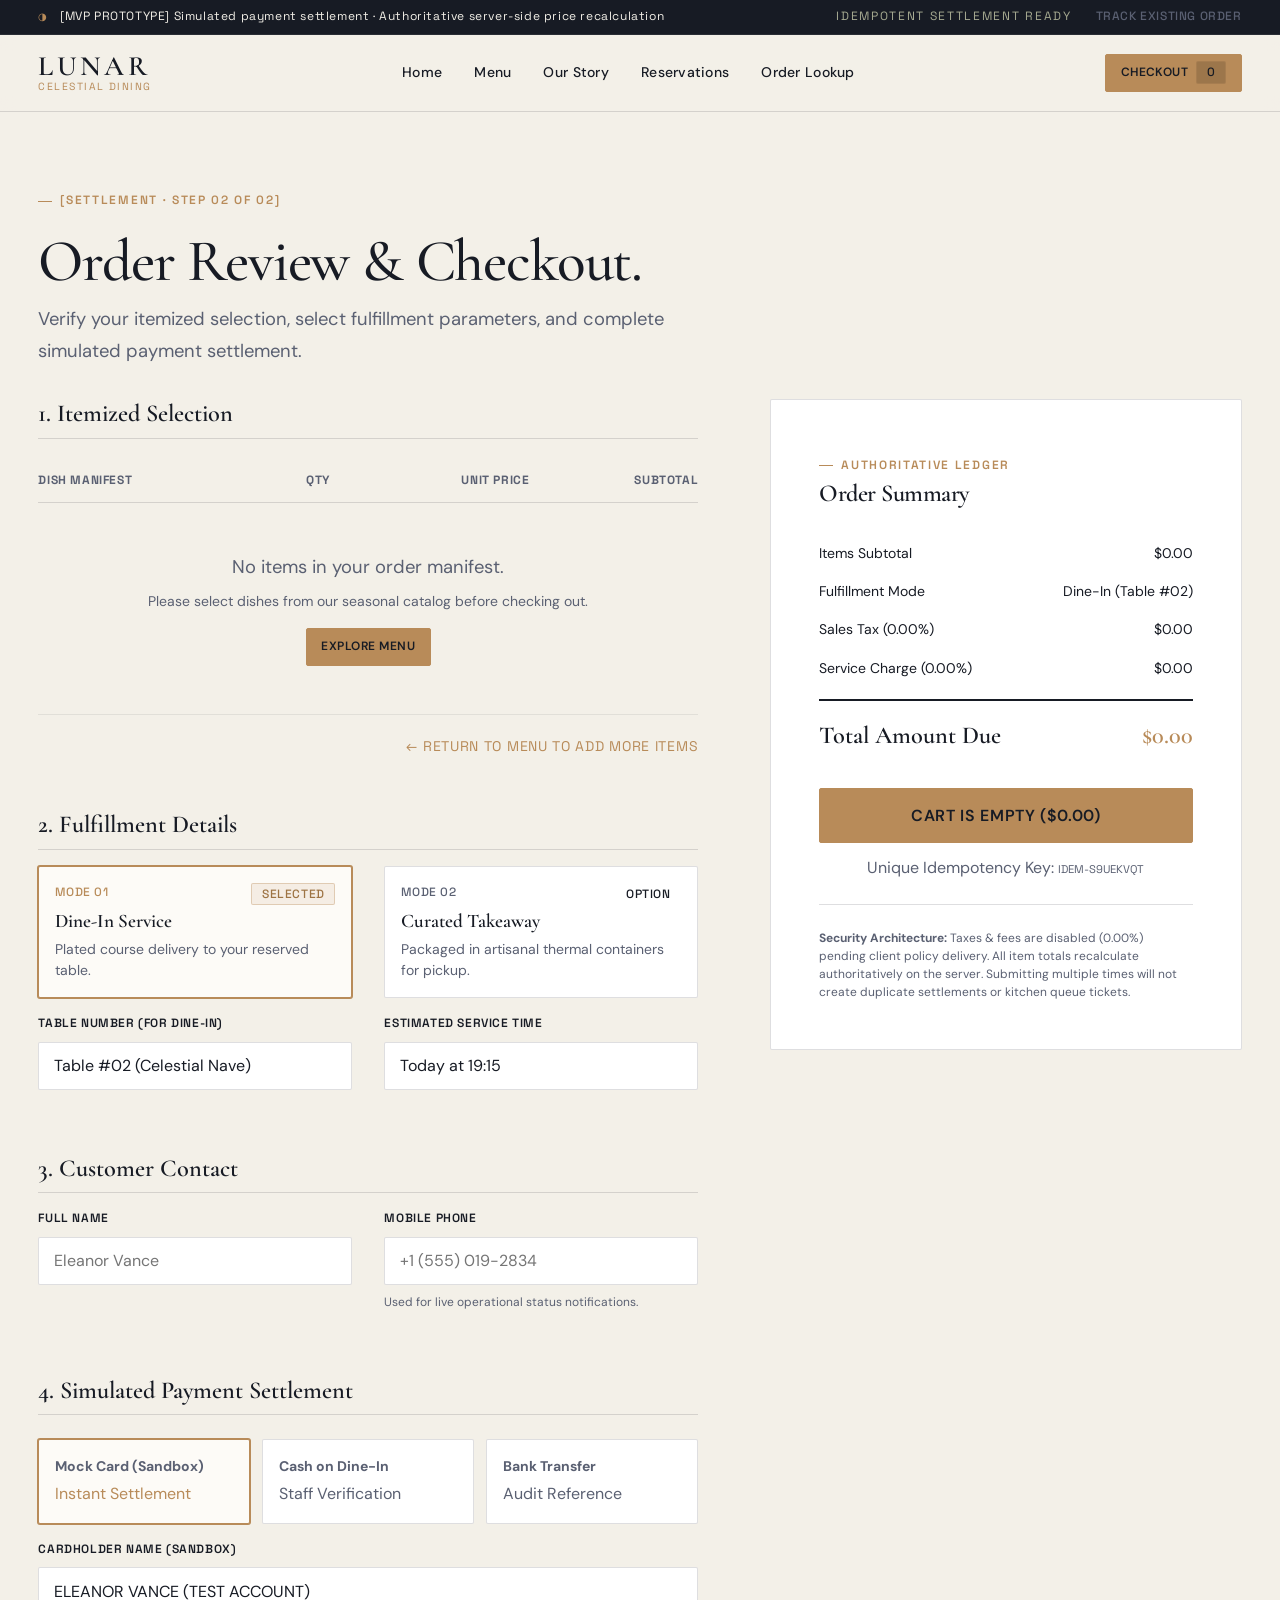
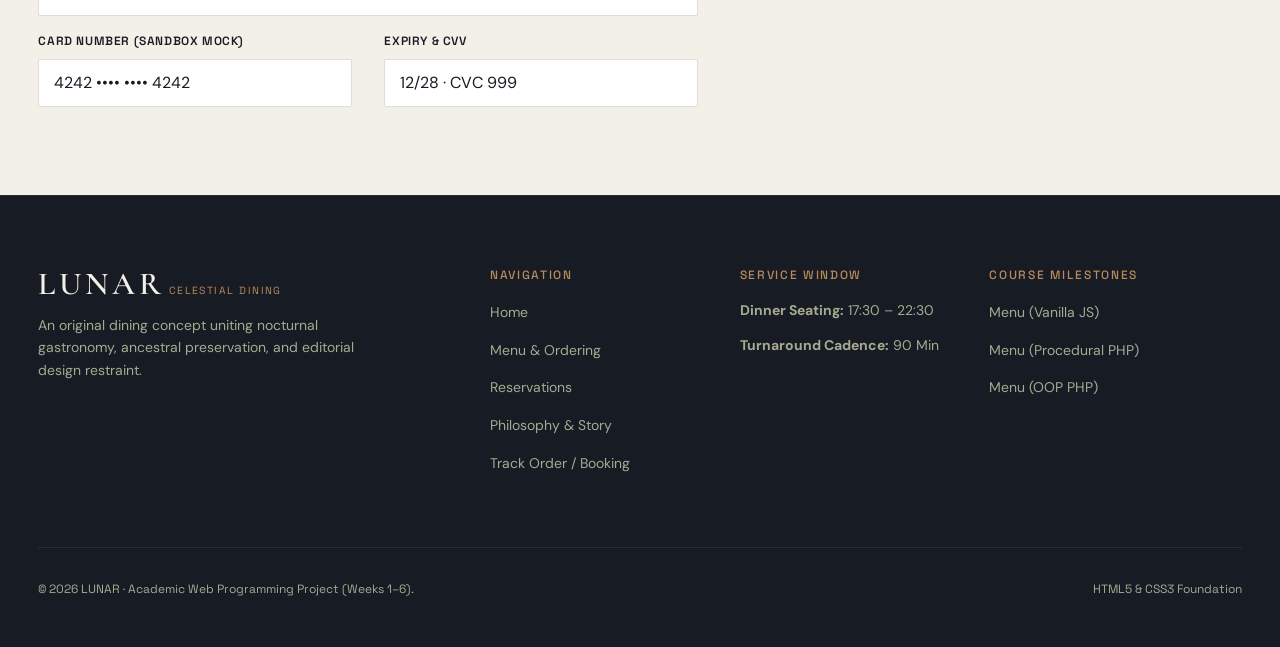
<file: checkout.html>
<!DOCTYPE html>
<html lang="en">
<head>
  <meta charset="UTF-8">
  <meta name="viewport" content="width=device-width, initial-scale=1.0">
  <meta name="description" content="Review order checkout and simulated payment settlement for LUNAR celestial dining.">
  <title>Order Checkout &middot; LUNAR</title>

  <!-- Google Fonts: Cormorant Garamond, DM Sans, Space Grotesk -->
  <link rel="preconnect" href="https://fonts.googleapis.com">
  <link rel="preconnect" href="https://fonts.gstatic.com" crossorigin>
  <link href="https://fonts.googleapis.com/css2?family=Cormorant+Garamond:ital,wght@0,400;0,500;0,600;0,700;1,400;1,600&family=DM+Sans:ital,opsz,wght@0,9..40,400;0,9..40,500;0,9..40,600;0,9..40,700;1,9..40,400&family=Space+Grotesk:wght@500;600&display=swap" rel="stylesheet">

  <!-- Core Stylesheets -->
  <link rel="stylesheet" href="assets/css/variables.css">
  <link rel="stylesheet" href="assets/css/reset.css">
  <link rel="stylesheet" href="assets/css/typography.css">
  <link rel="stylesheet" href="assets/css/layout.css">
  <link rel="stylesheet" href="assets/css/components.css">
  <link rel="stylesheet" href="assets/css/responsive.css">
  <link rel="stylesheet" href="assets/css/pages/checkout.css">
</head>
<body>

  <!-- Top Announcement Bar -->
  <aside class="announcement-bar" aria-label="Checkout Notice">
    <div class="announcement-bar-content">
      <span class="lunar-glyph" aria-hidden="true">&#x25D1;</span>
      <span>[MVP PROTOTYPE] Simulated payment settlement &middot; Authoritative server-side price recalculation</span>
    </div>
    <div class="announcement-bar-links">
      <span class="type-coordinates">IDEMPOTENT SETTLEMENT READY</span>
      <a href="track.html" class="type-meta">Track Existing Order</a>
    </div>
  </aside>

  <!-- Primary Site Header -->
  <header class="site-header">
    <div class="container header-inner">
      <a href="index.html" class="brand-link" aria-label="LUNAR Homepage">
        <span class="brand-title">LUNAR</span>
        <span class="brand-tagline">Celestial Dining</span>
      </a>

      <nav class="main-nav" aria-label="Main Navigation">
        <a href="index.html" class="nav-link">Home</a>
        <a href="menu.html" class="nav-link">Menu</a>
        <a href="story.html" class="nav-link">Our Story</a>
        <a href="reservation.html" class="nav-link">Reservations</a>
        <a href="track.html" class="nav-link">Order Lookup</a>
      </nav>

      <div class="header-actions">
        <a href="checkout.html" class="btn btn-brass btn-sm" aria-label="Cart Checkout">
          <span>Checkout</span>
          <span class="badge badge-brass" style="background: rgba(0,0,0,0.15); color: #171B24;">02 Items</span>
        </a>
      </div>
    </div>
  </header>

  <main id="main-content">

    <div class="section">
      <div class="container">
        
        <header class="section-header" style="margin-bottom: var(--space-xl);">
          <span class="type-kicker">[SETTLEMENT &middot; STEP 02 OF 02]</span>
          <h1 class="type-display" style="margin-top: var(--space-xs); margin-bottom: var(--space-xs);">
            Order Review &amp; Checkout.
          </h1>
          <p class="type-lead" style="max-width: 680px;">
            Verify your itemized selection, select fulfillment parameters, and complete simulated payment settlement.
          </p>
        </header>

        <form action="#" method="post" class="checkout-grid" aria-label="Order Checkout Form">
          
          <!-- Left Column: Item Review, Fulfillment Mode, Guest Info, Mock Payment -->
          <div>
            
            <!-- Section 1: Itemized Order Review -->
            <fieldset style="border: none; margin-bottom: var(--space-2xl);">
              <legend class="type-h3" style="margin-bottom: var(--space-md); border-bottom: 1px solid var(--color-ink-line); padding-bottom: var(--space-xs); width: 100%;">
                1. Itemized Selection
              </legend>

              <table class="order-review-table" aria-label="Current Cart Items">
                <thead>
                  <tr>
                    <th scope="col">Dish Manifest</th>
                    <th scope="col" style="text-align: center;">Qty</th>
                    <th scope="col" style="text-align: right;">Unit Price</th>
                    <th scope="col" style="text-align: right;">Subtotal</th>
                  </tr>
                </thead>
                <tbody>
                  <tr>
                    <td>
                      <div class="order-item-desc">
                        <strong class="order-item-title">[Sample Dish 01] Seared Diver Scallops</strong>
                        <span class="type-small">Notes: Extra sea kelp infusion; gluten-free plate</span>
                      </div>
                    </td>
                    <td style="text-align: center;">
                      <span class="order-item-qty">1 &times;</span>
                    </td>
                    <td style="text-align: right;" class="type-mono">$38.00</td>
                    <td style="text-align: right; font-weight: 600;" class="type-mono">$38.00</td>
                  </tr>

                  <tr>
                    <td>
                      <div class="order-item-desc">
                        <strong class="order-item-title">[Sample Dish 04] Aged Heritage Duck</strong>
                        <span class="type-small">Notes: Medium-rare hearth roast</span>
                      </div>
                    </td>
                    <td style="text-align: center;">
                      <span class="order-item-qty">1 &times;</span>
                    </td>
                    <td style="text-align: right;" class="type-mono">$54.00</td>
                    <td style="text-align: right; font-weight: 600;" class="type-mono">$54.00</td>
                  </tr>
                </tbody>
              </table>

              <div style="margin-top: var(--space-md); text-align: right;">
                <a href="menu.html" class="btn-text">
                  <span>&larr; Return to Menu to Add More Items</span>
                </a>
              </div>
            </fieldset>

            <!-- Section 2: Fulfillment Mode Selection -->
            <fieldset style="border: none; margin-bottom: var(--space-2xl);">
              <legend class="type-h3" style="margin-bottom: var(--space-md); border-bottom: 1px solid var(--color-ink-line); padding-bottom: var(--space-xs); width: 100%;">
                2. Fulfillment Details
              </legend>

              <div class="grid-2col" style="margin-bottom: var(--space-md);">
                <div class="payment-method-card active" tabindex="0">
                  <div style="display: flex; justify-content: space-between;">
                    <span class="type-meta" style="color: var(--color-brass);">MODE 01</span>
                    <span class="badge badge-brass">SELECTED</span>
                  </div>
                  <strong class="type-h4">Dine-In Service</strong>
                  <span class="type-small">Plated course delivery to your reserved table.</span>
                </div>

                <div class="payment-method-card" tabindex="0">
                  <div style="display: flex; justify-content: space-between;">
                    <span class="type-meta">MODE 02</span>
                    <span class="badge badge-outline">OPTION</span>
                  </div>
                  <strong class="type-h4">Curated Takeaway</strong>
                  <span class="type-small">Packaged in artisanal thermal containers for pickup.</span>
                </div>
              </div>

              <div class="grid-2col">
                <div class="form-group">
                  <label for="table-identifier" class="form-label">Table Number (For Dine-In)</label>
                  <input type="text" id="table-identifier" name="table_number" class="form-input" value="Table #02 (Celestial Nave)">
                </div>

                <div class="form-group">
                  <label for="pickup-time" class="form-label">Estimated Service Time</label>
                  <input type="text" id="pickup-time" name="pickup_time" class="form-input" value="Today at 19:15" readonly>
                </div>
              </div>
            </fieldset>

            <!-- Section 3: Contact Information -->
            <fieldset style="border: none; margin-bottom: var(--space-2xl);">
              <legend class="type-h3" style="margin-bottom: var(--space-md); border-bottom: 1px solid var(--color-ink-line); padding-bottom: var(--space-xs); width: 100%;">
                3. Customer Contact
              </legend>

              <div class="grid-2col">
                <div class="form-group">
                  <label for="customer-name" class="form-label">Full Name</label>
                  <input type="text" id="customer-name" name="customer_name" class="form-input" placeholder="Eleanor Vance" required>
                </div>

                <div class="form-group">
                  <label for="customer-phone" class="form-label">Mobile Phone</label>
                  <input type="tel" id="customer-phone" name="customer_phone" class="form-input" placeholder="+1 (555) 019-2834" required>
                  <span class="form-hint">Used for live operational status notifications.</span>
                </div>
              </div>
            </fieldset>

            <!-- Section 4: Simulated Payment Checkout -->
            <fieldset style="border: none;">
              <legend class="type-h3" style="margin-bottom: var(--space-md); border-bottom: 1px solid var(--color-ink-line); padding-bottom: var(--space-xs); width: 100%;">
                4. Simulated Payment Settlement
              </legend>

              <div class="payment-methods-grid" style="margin-bottom: var(--space-md);">
                <div class="payment-method-card active" tabindex="0">
                  <strong class="type-small">Mock Card (Sandbox)</strong>
                  <span class="type-micro" style="color: var(--color-brass);">Instant Settlement</span>
                </div>
                <div class="payment-method-card" tabindex="0">
                  <strong class="type-small">Cash on Dine-In</strong>
                  <span class="type-micro" style="color: var(--color-ink-muted);">Staff Verification</span>
                </div>
                <div class="payment-method-card" tabindex="0">
                  <strong class="type-small">Bank Transfer</strong>
                  <span class="type-micro" style="color: var(--color-ink-muted);">Audit Reference</span>
                </div>
              </div>

              <div class="form-group">
                <label for="card-holder" class="form-label">Cardholder Name (Sandbox)</label>
                <input type="text" id="card-holder" class="form-input" value="ELEANOR VANCE (TEST ACCOUNT)" readonly>
              </div>

              <div class="grid-2col">
                <div class="form-group">
                  <label for="card-number" class="form-label">Card Number (Sandbox Mock)</label>
                  <input type="text" id="card-number" class="form-input" value="4242 &bull;&bull;&bull;&bull; &bull;&bull;&bull;&bull; 4242" readonly>
                </div>
                <div class="form-group">
                  <label for="card-exp" class="form-label">Expiry &amp; CVV</label>
                  <input type="text" id="card-exp" class="form-input" value="12/28 &middot; CVC 999" readonly>
                </div>
              </div>
            </fieldset>

          </div>

          <!-- Right Column: Sticky Authoritative Cost Card -->
          <aside aria-label="Cost Breakdown">
            <div class="checkout-cost-card">
              <span class="type-kicker">AUTHORITATIVE LEDGER</span>
              <h2 class="type-h3" style="margin-top: var(--space-2xs); margin-bottom: var(--space-lg);">
                Order Summary
              </h2>

              <div class="cost-row">
                <span class="summary-label">Items Subtotal</span>
                <span class="summary-val type-mono">$92.00</span>
              </div>

              <div class="cost-row">
                <span class="summary-label">Fulfillment Mode</span>
                <span class="summary-val">Dine-In (Table #02)</span>
              </div>

              <div class="cost-row">
                <span class="summary-label">Sales Tax (0.00%)</span>
                <span class="summary-val type-mono">$0.00</span>
              </div>

              <div class="cost-row">
                <span class="summary-label">Service Charge (0.00%)</span>
                <span class="summary-val type-mono">$0.00</span>
              </div>

              <div class="cost-row-total">
                <span>Total Amount Due</span>
                <span class="type-mono" style="color: var(--color-brass);">$92.00</span>
              </div>

              <div style="margin-top: var(--space-xl); display: flex; flex-direction: column; gap: var(--space-sm);">
                <button type="submit" class="btn btn-brass btn-lg" style="width: 100%;">
                  Authorize Simulated Payment ($92.00)
                </button>
                <span class="type-micro" style="color: var(--color-ink-muted); text-align: center;">
                  Unique Idempotency Key: <code style="font-family: var(--font-mono); font-size: 0.7rem;">IDEM-8X9K2M7P</code>
                </span>
              </div>

              <div class="border-rule" style="margin: var(--space-lg) 0;"></div>

              <div style="font-size: var(--font-size-micro); color: var(--color-ink-muted); line-height: 1.5;">
                <strong>Security Architecture:</strong> Taxes &amp; fees are disabled (0.00%) pending client policy delivery. All item totals recalculate authoritatively on the server. Submitting multiple times will not create duplicate settlements or kitchen queue tickets.
              </div>
            </div>
          </aside>

        </form>

      </div>
    </div>

  </main>

  <!-- Site Footer -->
  <footer class="site-footer">
    <div class="container">
      <div class="footer-grid">
        <div class="footer-col-brand">
          <span class="brand-title">LUNAR</span>
          <span class="brand-tagline">Celestial Dining</span>
          <p>An original dining concept uniting nocturnal gastronomy, ancestral preservation, and editorial design restraint.</p>
        </div>
        <div>
          <h4 class="footer-heading">Navigation</h4>
          <ul class="footer-links">
            <li><a href="index.html" class="footer-link">Home</a></li>
            <li><a href="menu.html" class="footer-link">Menu &amp; Ordering</a></li>
            <li><a href="reservation.html" class="footer-link">Reservations</a></li>
            <li><a href="story.html" class="footer-link">Philosophy &amp; Story</a></li>
            <li><a href="track.html" class="footer-link">Track Order / Booking</a></li>
          </ul>
        </div>
        <div>
          <h4 class="footer-heading">Service Window</h4>
          <ul class="footer-links" style="color: var(--color-moonstone); font-size: var(--font-size-small);">
            <li><strong>Dinner Seating:</strong> 17:30 &ndash; 22:30</li>
            <li><strong>Turnaround Cadence:</strong> 90 Min</li>
          </ul>
        </div>
        <div>
          <h4 class="footer-heading">Course Milestones</h4>
          <ul class="footer-links">
            <li><a href="menu.html" class="footer-link">Menu (Vanilla JS)</a></li>
            <li><a href="menu.php" class="footer-link">Menu (Procedural PHP)</a></li>
            <li><a href="menu-oop.php" class="footer-link">Menu (OOP PHP)</a></li>
          </ul>
        </div>
      </div>
      <div class="footer-bottom">
        <span>&copy; 2026 LUNAR &middot; Academic Web Programming Project (Weeks 1&ndash;6).</span>
        <span>HTML5 &amp; CSS3 Foundation</span>
      </div>
    </div>
  </footer>

  <!-- Core Scripts: Week 3 Dynamic Cart Review & Checkout Simulation -->
  <script type="module" src="assets/js/pages/checkout.js"></script>
</body>
</html>
</file>
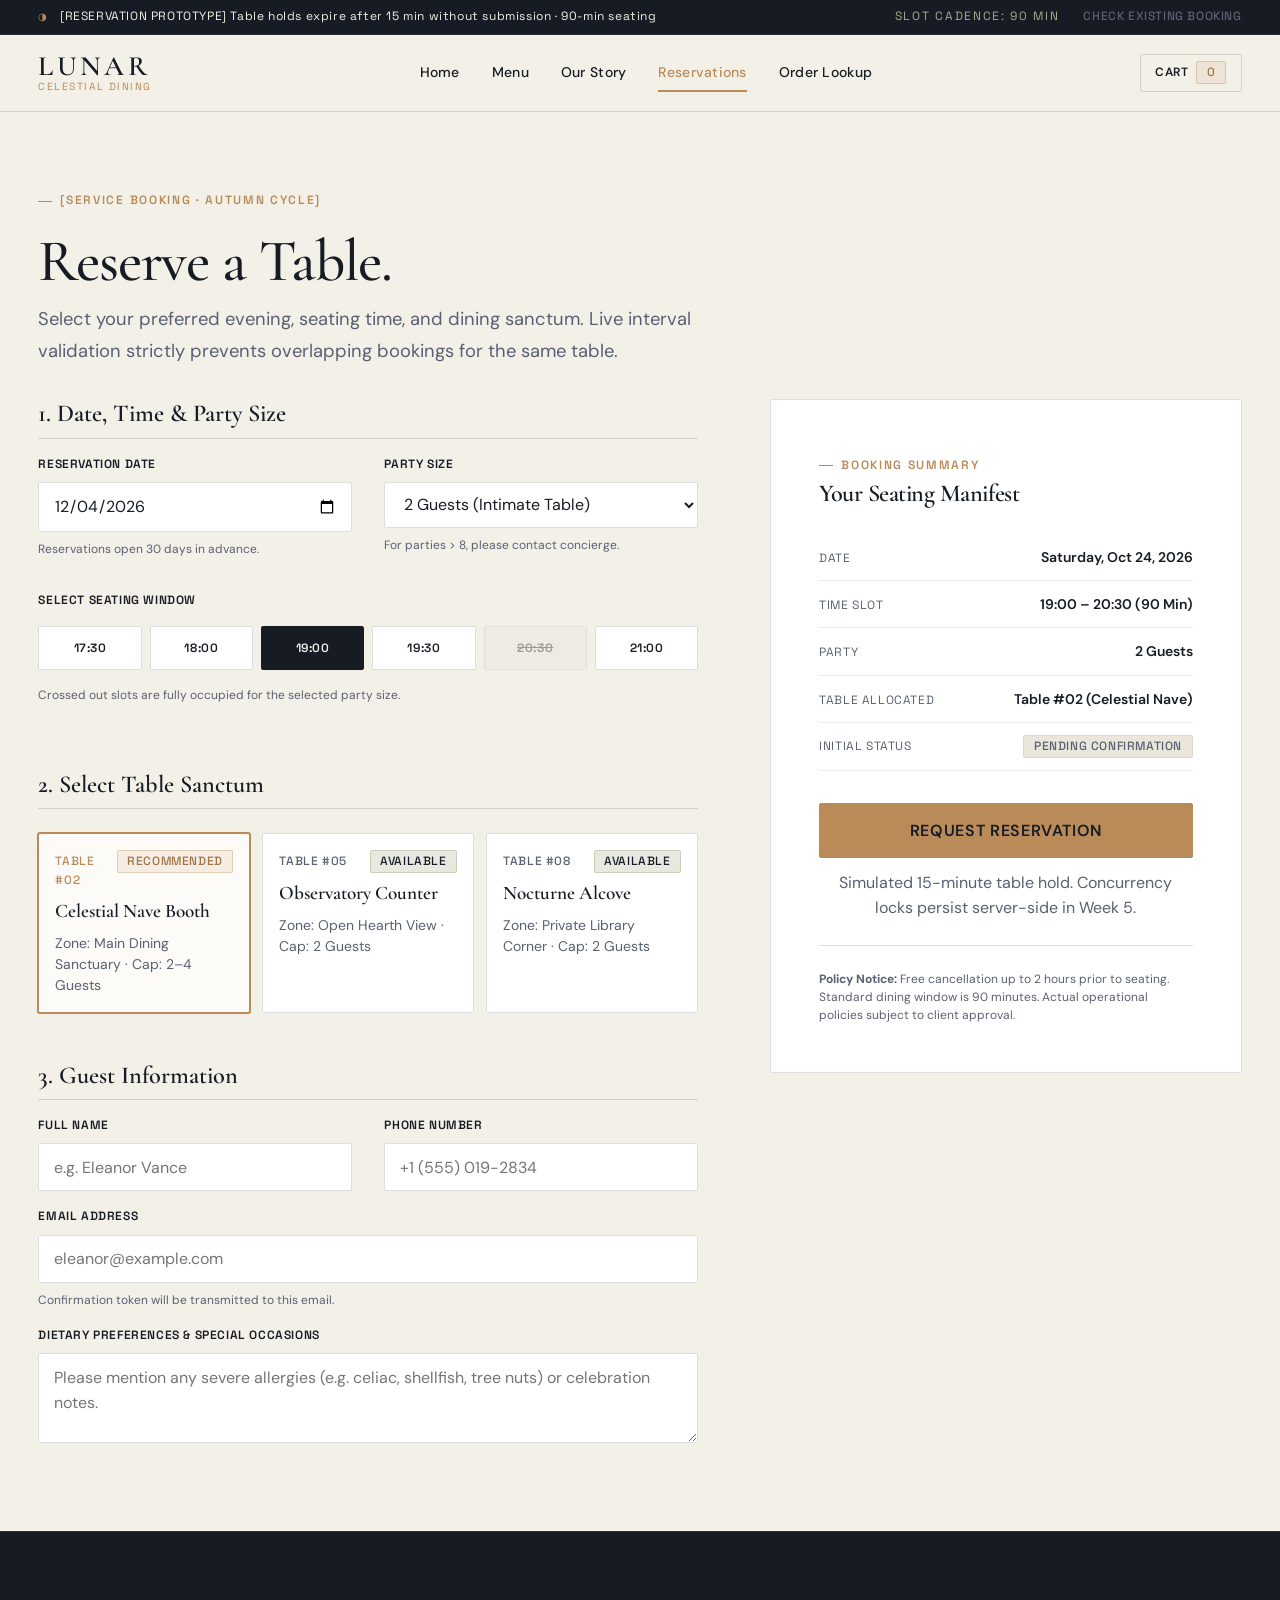
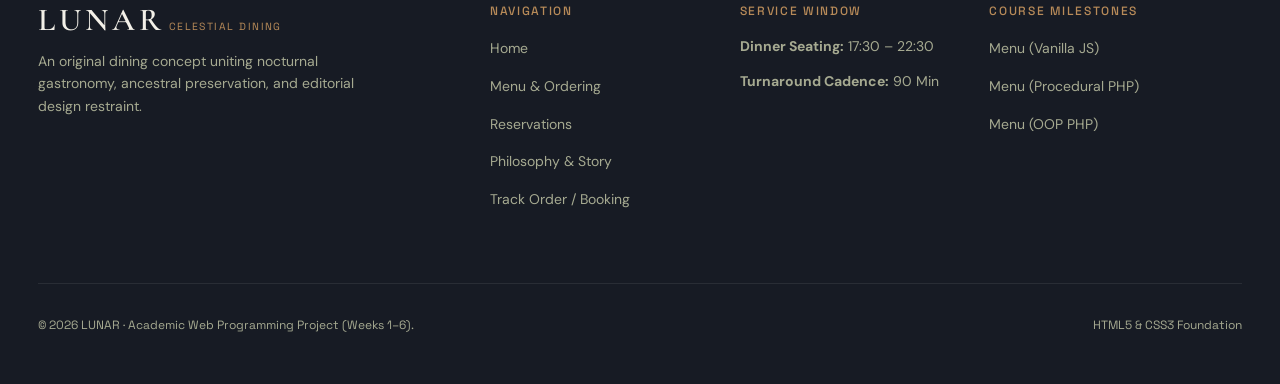
<file: reservation.html>
<!DOCTYPE html>
<html lang="en">
<head>
  <meta charset="UTF-8">
  <meta name="viewport" content="width=device-width, initial-scale=1.0">
  <meta name="description" content="Reserve a table at LUNAR. Choose your dining date, timeslot, party size, and table without risk of double-booking.">
  <title>Table Reservations &middot; LUNAR</title>

  <!-- Google Fonts: Cormorant Garamond, DM Sans, Space Grotesk -->
  <link rel="preconnect" href="https://fonts.googleapis.com">
  <link rel="preconnect" href="https://fonts.gstatic.com" crossorigin>
  <link href="https://fonts.googleapis.com/css2?family=Cormorant+Garamond:ital,wght@0,400;0,500;0,600;0,700;1,400;1,600&family=DM+Sans:ital,opsz,wght@0,9..40,400;0,9..40,500;0,9..40,600;0,9..40,700;1,9..40,400&family=Space+Grotesk:wght@500;600&display=swap" rel="stylesheet">

  <!-- Core Stylesheets -->
  <link rel="stylesheet" href="assets/css/variables.css">
  <link rel="stylesheet" href="assets/css/reset.css">
  <link rel="stylesheet" href="assets/css/typography.css">
  <link rel="stylesheet" href="assets/css/layout.css">
  <link rel="stylesheet" href="assets/css/components.css">
  <link rel="stylesheet" href="assets/css/responsive.css">
  <link rel="stylesheet" href="assets/css/pages/reservation.css">
</head>
<body>

  <!-- Top Announcement Bar -->
  <aside class="announcement-bar" aria-label="Reservation Notice">
    <div class="announcement-bar-content">
      <span class="lunar-glyph" aria-hidden="true">&#x25D1;</span>
      <span>[RESERVATION PROTOTYPE] Table holds expire after 15 min without submission &middot; 90-min seating</span>
    </div>
    <div class="announcement-bar-links">
      <span class="type-coordinates">SLOT CADENCE: 90 MIN</span>
      <a href="track.html" class="type-meta">Check Existing Booking</a>
    </div>
  </aside>

  <!-- Primary Site Header -->
  <header class="site-header">
    <div class="container header-inner">
      <a href="index.html" class="brand-link" aria-label="LUNAR Homepage">
        <span class="brand-title">LUNAR</span>
        <span class="brand-tagline">Celestial Dining</span>
      </a>

      <nav class="main-nav" aria-label="Main Navigation">
        <a href="index.html" class="nav-link">Home</a>
        <a href="menu.html" class="nav-link">Menu</a>
        <a href="story.html" class="nav-link">Our Story</a>
        <a href="reservation.html" class="nav-link active" aria-current="page">Reservations</a>
        <a href="track.html" class="nav-link">Order Lookup</a>
      </nav>

      <div class="header-actions">
        <a href="checkout.html" class="btn btn-outline btn-sm" aria-label="View Cart">
          <span>Cart</span>
          <span class="badge badge-brass" aria-label="0 items">0</span>
        </a>
      </div>
    </div>
  </header>

  <main id="main-content">

    <div class="section">
      <div class="container">
        
        <header class="section-header" style="margin-bottom: var(--space-xl);">
          <span class="type-kicker">[SERVICE BOOKING &middot; AUTUMN CYCLE]</span>
          <h1 class="type-display" style="margin-top: var(--space-xs); margin-bottom: var(--space-xs);">
            Reserve a Table.
          </h1>
          <p class="type-lead" style="max-width: 680px;">
            Select your preferred evening, seating time, and dining sanctum. Live interval validation strictly prevents overlapping bookings for the same table.
          </p>
        </header>

        <form action="#" method="post" class="reservation-grid" aria-label="Table reservation form">
          
          <!-- Left Column: Booking Selectors & Guest Contact -->
          <div>
            
            <!-- Step 1: Date, Time & Party -->
            <fieldset style="border: none; margin-bottom: var(--space-2xl);">
              <legend class="type-h3" style="margin-bottom: var(--space-md); border-bottom: 1px solid var(--color-ink-line); padding-bottom: var(--space-xs); width: 100%;">
                1. Date, Time &amp; Party Size
              </legend>

              <div class="grid-2col">
                <div class="form-group">
                  <label for="reservation-date" class="form-label">Reservation Date</label>
                  <input type="date" id="reservation-date" name="reservation_date" class="form-input" value="2026-10-24" required>
                  <span class="form-hint">Reservations open 30 days in advance.</span>
                </div>

                <div class="form-group">
                  <label for="party-size" class="form-label">Party Size</label>
                  <select id="party-size" name="party_size" class="form-select" required>
                    <option value="1">1 Guest (Solo Tasting)</option>
                    <option value="2" selected>2 Guests (Intimate Table)</option>
                    <option value="4">4 Guests (Sanctuary Booth)</option>
                    <option value="6">6 Guests (Hearth Alcove)</option>
                    <option value="8">8 Guests (Observatory Table)</option>
                  </select>
                  <span class="form-hint">For parties &gt; 8, please contact concierge.</span>
                </div>
              </div>

              <!-- Time Slot Grid -->
              <div class="form-group" style="margin-top: var(--space-md);">
                <label class="form-label">Select Seating Window</label>
                <div class="slot-grid" role="radiogroup" aria-label="Available Seating Times">
                  <button type="button" class="slot-btn" role="radio" aria-checked="false">17:30</button>
                  <button type="button" class="slot-btn" role="radio" aria-checked="false">18:00</button>
                  <button type="button" class="slot-btn active" role="radio" aria-checked="true">19:00</button>
                  <button type="button" class="slot-btn" role="radio" aria-checked="false">19:30</button>
                  <button type="button" class="slot-btn unavailable" role="radio" aria-checked="false" disabled title="Booked slot">20:30</button>
                  <button type="button" class="slot-btn" role="radio" aria-checked="false">21:00</button>
                </div>
                <span class="form-hint" style="margin-top: var(--space-xs);">Crossed out slots are fully occupied for the selected party size.</span>
              </div>
            </fieldset>

            <!-- Step 2: Available Table Allocation -->
            <fieldset style="border: none; margin-bottom: var(--space-2xl);">
              <legend class="type-h3" style="margin-bottom: var(--space-md); border-bottom: 1px solid var(--color-ink-line); padding-bottom: var(--space-xs); width: 100%;">
                2. Select Table Sanctum
              </legend>

              <div class="table-selector-grid" role="radiogroup" aria-label="Table Selection">
                
                <div class="table-card-option active" role="radio" aria-checked="true" tabindex="0">
                  <div style="display: flex; justify-content: space-between; align-items: baseline;">
                    <span class="type-meta" style="color: var(--color-brass);">TABLE #02</span>
                    <span class="badge badge-brass">RECOMMENDED</span>
                  </div>
                  <strong class="type-h4">Celestial Nave Booth</strong>
                  <span class="type-small">Zone: Main Dining Sanctuary &middot; Cap: 2&ndash;4 Guests</span>
                </div>

                <div class="table-card-option" role="radio" aria-checked="false" tabindex="0">
                  <div style="display: flex; justify-content: space-between; align-items: baseline;">
                    <span class="type-meta">TABLE #05</span>
                    <span class="badge badge-moonstone">AVAILABLE</span>
                  </div>
                  <strong class="type-h4">Observatory Counter</strong>
                  <span class="type-small">Zone: Open Hearth View &middot; Cap: 2 Guests</span>
                </div>

                <div class="table-card-option" role="radio" aria-checked="false" tabindex="0">
                  <div style="display: flex; justify-content: space-between; align-items: baseline;">
                    <span class="type-meta">TABLE #08</span>
                    <span class="badge badge-moonstone">AVAILABLE</span>
                  </div>
                  <strong class="type-h4">Nocturne Alcove</strong>
                  <span class="type-small">Zone: Private Library Corner &middot; Cap: 2 Guests</span>
                </div>

              </div>
            </fieldset>

            <!-- Step 3: Guest Contact Information -->
            <fieldset style="border: none;">
              <legend class="type-h3" style="margin-bottom: var(--space-md); border-bottom: 1px solid var(--color-ink-line); padding-bottom: var(--space-xs); width: 100%;">
                3. Guest Information
              </legend>

              <div class="grid-2col">
                <div class="form-group">
                  <label for="guest-name" class="form-label">Full Name</label>
                  <input type="text" id="guest-name" name="guest_name" class="form-input" placeholder="e.g. Eleanor Vance" required>
                </div>

                <div class="form-group">
                  <label for="guest-phone" class="form-label">Phone Number</label>
                  <input type="tel" id="guest-phone" name="guest_phone" class="form-input" placeholder="+1 (555) 019-2834" required>
                </div>
              </div>

              <div class="form-group">
                <label for="guest-email" class="form-label">Email Address</label>
                <input type="email" id="guest-email" name="guest_email" class="form-input" placeholder="eleanor@example.com" required>
                <span class="form-hint">Confirmation token will be transmitted to this email.</span>
              </div>

              <div class="form-group">
                <label for="dietary-notes" class="form-label">Dietary Preferences &amp; Special Occasions</label>
                <textarea id="dietary-notes" name="dietary_notes" class="form-textarea" placeholder="Please mention any severe allergies (e.g. celiac, shellfish, tree nuts) or celebration notes."></textarea>
              </div>
            </fieldset>

          </div>

          <!-- Right Column: Sticky Booking Summary -->
          <aside aria-label="Reservation Summary">
            <div class="booking-summary-card">
              <span class="type-kicker">BOOKING SUMMARY</span>
              <h2 class="type-h3" style="margin-top: var(--space-2xs); margin-bottom: var(--space-lg);">
                Your Seating Manifest
              </h2>

              <div class="summary-row">
                <span class="summary-label">Date</span>
                <span class="summary-val">Saturday, Oct 24, 2026</span>
              </div>

              <div class="summary-row">
                <span class="summary-label">Time Slot</span>
                <span class="summary-val">19:00 &ndash; 20:30 (90 Min)</span>
              </div>

              <div class="summary-row">
                <span class="summary-label">Party</span>
                <span class="summary-val">2 Guests</span>
              </div>

              <div class="summary-row">
                <span class="summary-label">Table Allocated</span>
                <span class="summary-val">Table #02 (Celestial Nave)</span>
              </div>

              <div class="summary-row">
                <span class="summary-label">Initial Status</span>
                <span class="badge badge-placed">PENDING CONFIRMATION</span>
              </div>

              <div style="margin-top: var(--space-xl); display: flex; flex-direction: column; gap: var(--space-sm);">
                <button type="submit" class="btn btn-brass btn-lg" style="width: 100%;">
                  Request Reservation
                </button>
                <span class="type-micro" style="color: var(--color-ink-muted); text-align: center;">
                  Simulated 15-minute table hold. Concurrency locks persist server-side in Week 5.
                </span>
              </div>

              <div class="border-rule" style="margin: var(--space-lg) 0;"></div>

              <div style="font-size: var(--font-size-micro); color: var(--color-ink-muted); line-height: 1.5;">
                <strong>Policy Notice:</strong> Free cancellation up to 2 hours prior to seating. Standard dining window is 90 minutes. Actual operational policies subject to client approval.
              </div>
            </div>
          </aside>

        </form>

      </div>
    </div>

  </main>

  <!-- Site Footer -->
  <footer class="site-footer">
    <div class="container">
      <div class="footer-grid">
        <div class="footer-col-brand">
          <span class="brand-title">LUNAR</span>
          <span class="brand-tagline">Celestial Dining</span>
          <p>An original dining concept uniting nocturnal gastronomy, ancestral preservation, and editorial design restraint.</p>
        </div>
        <div>
          <h4 class="footer-heading">Navigation</h4>
          <ul class="footer-links">
            <li><a href="index.html" class="footer-link">Home</a></li>
            <li><a href="menu.html" class="footer-link">Menu &amp; Ordering</a></li>
            <li><a href="reservation.html" class="footer-link">Reservations</a></li>
            <li><a href="story.html" class="footer-link">Philosophy &amp; Story</a></li>
            <li><a href="track.html" class="footer-link">Track Order / Booking</a></li>
          </ul>
        </div>
        <div>
          <h4 class="footer-heading">Service Window</h4>
          <ul class="footer-links" style="color: var(--color-moonstone); font-size: var(--font-size-small);">
            <li><strong>Dinner Seating:</strong> 17:30 &ndash; 22:30</li>
            <li><strong>Turnaround Cadence:</strong> 90 Min</li>
          </ul>
        </div>
        <div>
          <h4 class="footer-heading">Course Milestones</h4>
          <ul class="footer-links">
            <li><a href="menu.html" class="footer-link">Menu (Vanilla JS)</a></li>
            <li><a href="menu.php" class="footer-link">Menu (Procedural PHP)</a></li>
            <li><a href="menu-oop.php" class="footer-link">Menu (OOP PHP)</a></li>
          </ul>
        </div>
      </div>
      <div class="footer-bottom">
        <span>&copy; 2026 LUNAR &middot; Academic Web Programming Project (Weeks 1&ndash;6).</span>
        <span>HTML5 &amp; CSS3 Foundation</span>
      </div>
    </div>
  </footer>

  <!-- Core Scripts: Week 3 Reservation Validation & Table Slot Selector -->
  <script type="module" src="assets/js/pages/reservation.js"></script>
</body>
</html>
</file>
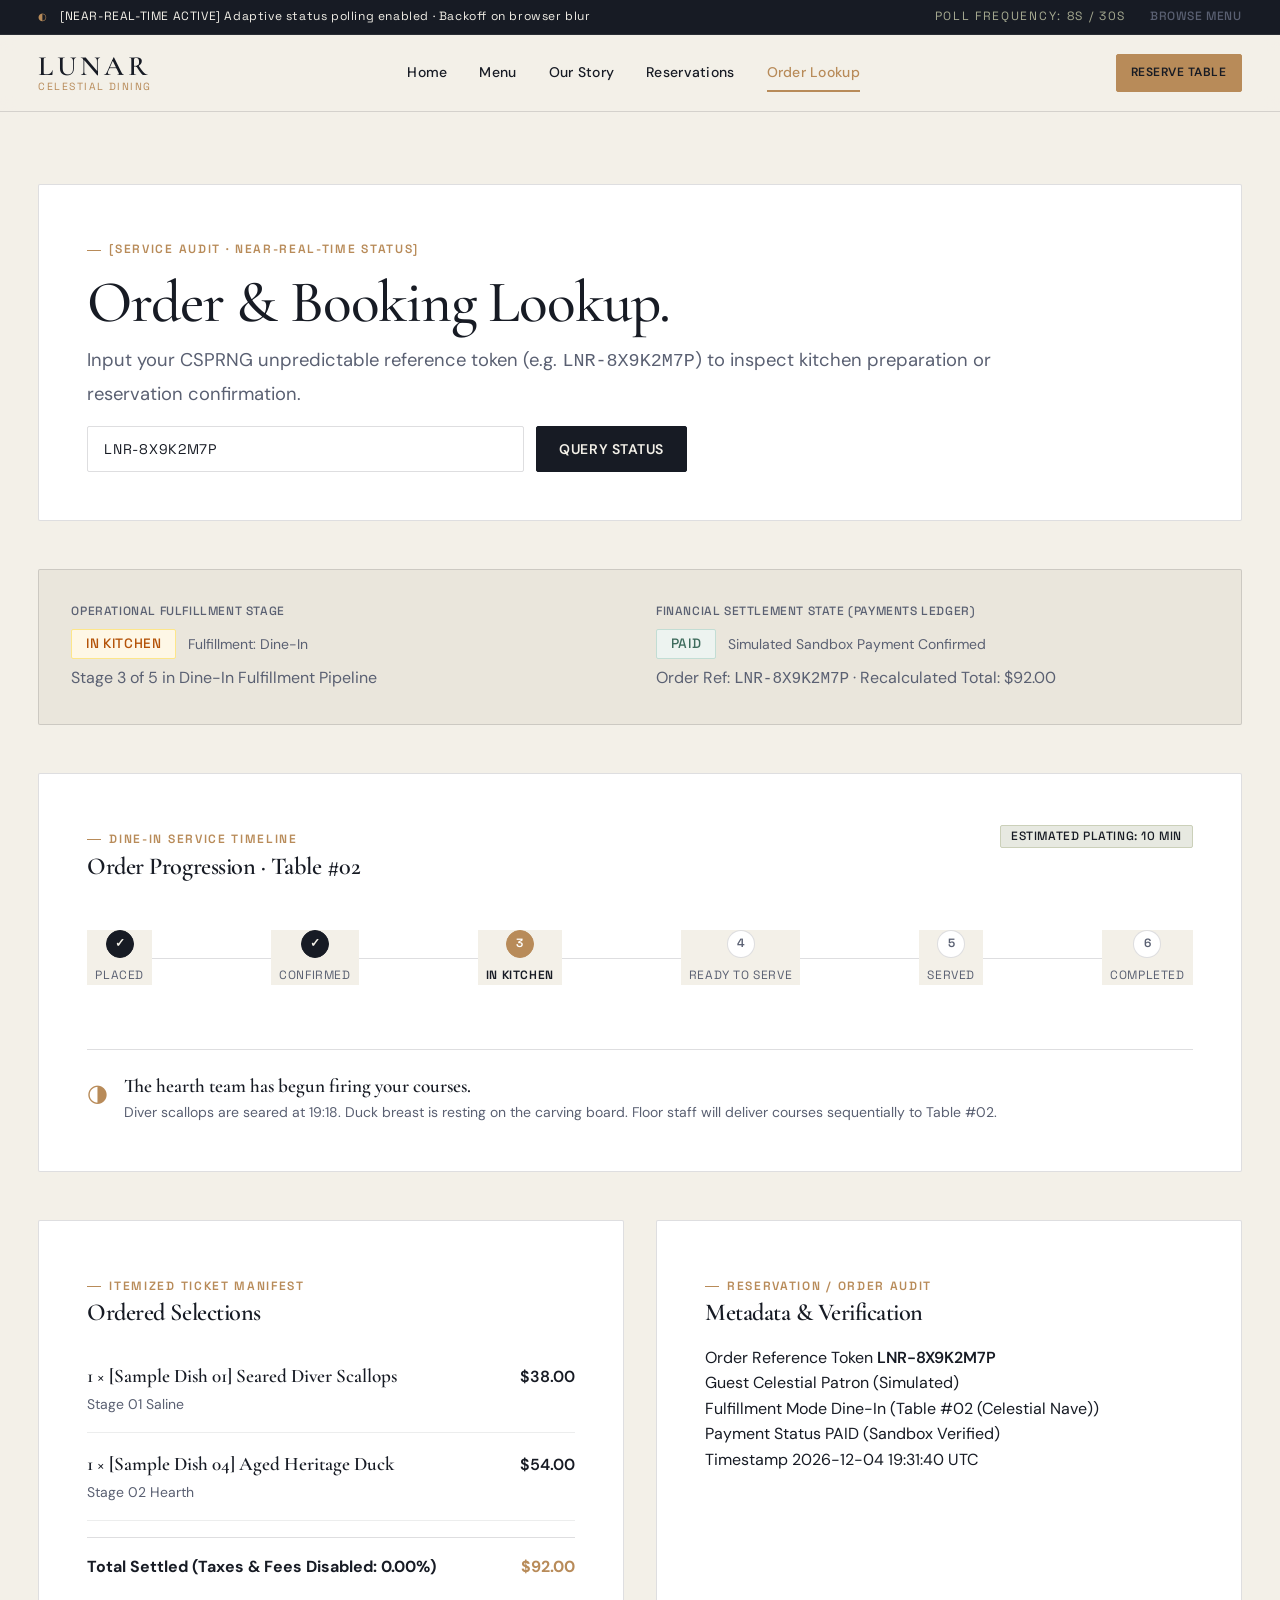
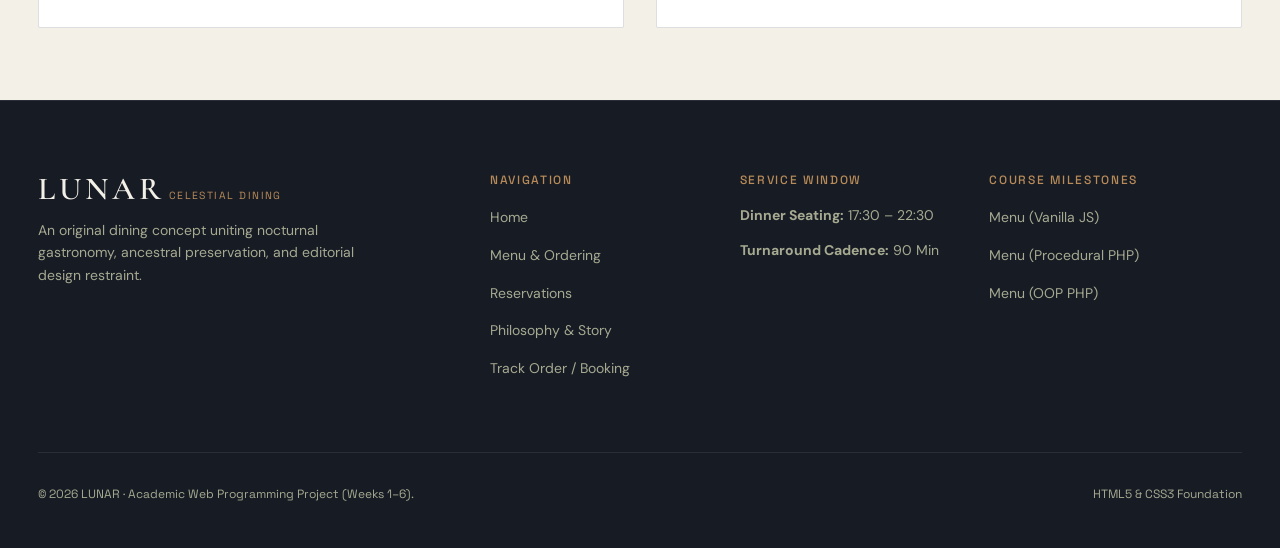
<file: track.html>
<!DOCTYPE html>
<html lang="en">
<head>
  <meta charset="UTF-8">
  <meta name="viewport" content="width=device-width, initial-scale=1.0">
  <meta name="description" content="Track your LUNAR celestial dining order or reservation in near-real-time using your secure reference code.">
  <title>Order &amp; Booking Progress &middot; LUNAR</title>

  <!-- Google Fonts: Cormorant Garamond, DM Sans, Space Grotesk -->
  <link rel="preconnect" href="https://fonts.googleapis.com">
  <link rel="preconnect" href="https://fonts.gstatic.com" crossorigin>
  <link href="https://fonts.googleapis.com/css2?family=Cormorant+Garamond:ital,wght@0,400;0,500;0,600;0,700;1,400;1,600&family=DM+Sans:ital,opsz,wght@0,9..40,400;0,9..40,500;0,9..40,600;0,9..40,700;1,9..40,400&family=Space+Grotesk:wght@500;600&display=swap" rel="stylesheet">

  <!-- Core Stylesheets -->
  <link rel="stylesheet" href="assets/css/variables.css">
  <link rel="stylesheet" href="assets/css/reset.css">
  <link rel="stylesheet" href="assets/css/typography.css">
  <link rel="stylesheet" href="assets/css/layout.css">
  <link rel="stylesheet" href="assets/css/components.css">
  <link rel="stylesheet" href="assets/css/responsive.css">
  <link rel="stylesheet" href="assets/css/pages/track.css">
</head>
<body>

  <!-- Top Announcement Bar -->
  <aside class="announcement-bar" aria-label="Tracking Notice">
    <div class="announcement-bar-content">
      <span class="lunar-glyph" aria-hidden="true">&#x25D0;</span>
      <span>[NEAR-REAL-TIME ACTIVE] Adaptive status polling enabled &middot; Backoff on browser blur</span>
    </div>
    <div class="announcement-bar-links">
      <span class="type-coordinates">POLL FREQUENCY: 8S / 30S</span>
      <a href="menu.html" class="type-meta">Browse Menu</a>
    </div>
  </aside>

  <!-- Primary Site Header -->
  <header class="site-header">
    <div class="container header-inner">
      <a href="index.html" class="brand-link" aria-label="LUNAR Homepage">
        <span class="brand-title">LUNAR</span>
        <span class="brand-tagline">Celestial Dining</span>
      </a>

      <nav class="main-nav" aria-label="Main Navigation">
        <a href="index.html" class="nav-link">Home</a>
        <a href="menu.html" class="nav-link">Menu</a>
        <a href="story.html" class="nav-link">Our Story</a>
        <a href="reservation.html" class="nav-link">Reservations</a>
        <a href="track.html" class="nav-link active" aria-current="page">Order Lookup</a>
      </nav>

      <div class="header-actions">
        <a href="reservation.html" class="btn btn-brass btn-sm">Reserve Table</a>
      </div>
    </div>
  </header>

  <main id="main-content">

    <div class="section">
      <div class="container">
        
        <!-- Tracking Lookup Header Box -->
        <div class="track-header-box">
          <span class="type-kicker">[SERVICE AUDIT &middot; NEAR-REAL-TIME STATUS]</span>
          <h1 class="type-display" style="margin-top: var(--space-xs); margin-bottom: var(--space-xs);">
            Order &amp; Booking Lookup.
          </h1>
          <p class="type-lead">
            Input your CSPRNG unpredictable reference token (e.g. <code>LNR-8X9K2M7P</code>) to inspect kitchen preparation or reservation confirmation.
          </p>

          <form action="#" method="get" class="track-lookup-form" aria-label="Tracking lookup form">
            <input 
              type="text" 
              class="track-lookup-input" 
              name="ref" 
              value="LNR-8X9K2M7P" 
              placeholder="e.g. LNR-8X9K2M7P" 
              aria-label="Order or Reservation Reference Code"
              required
            >
            <button type="submit" class="btn btn-ink">Query Status</button>
          </form>
        </div>

        <!-- Decoupled Status Banner (Independent Operational vs Financial States) -->
        <div class="status-banner" aria-label="Current Status Overview">
          <div class="status-metric">
            <span class="type-meta">OPERATIONAL FULFILLMENT STAGE</span>
            <div style="display: flex; align-items: center; gap: var(--space-sm); margin-top: 4px;">
              <span class="badge badge-in_kitchen" style="font-size: 0.85rem; padding: 0.35rem 0.85rem;">
                IN_KITCHEN
              </span>
              <span class="type-small">Active Culinary Preparation</span>
            </div>
            <span class="type-micro" style="color: var(--color-ink-muted); margin-top: 2px;">
              Stage 3 of 5 in Dine-In Fulfillment Pipeline
            </span>
          </div>

          <div class="status-metric">
            <span class="type-meta">FINANCIAL SETTLEMENT STATE (PAYMENTS LEDGER)</span>
            <div style="display: flex; align-items: center; gap: var(--space-sm); margin-top: 4px;">
              <span class="badge badge-served" style="font-size: 0.85rem; padding: 0.35rem 0.85rem;">
                PAID (SETTLED)
              </span>
              <span class="type-small">Simulated Sandbox Payment Confirmed</span>
            </div>
            <span class="type-micro" style="color: var(--color-ink-muted); margin-top: 2px;">
              Tx Ref: <code>TX-MOCK-20261019-9021</code> &middot; Idempotency Validated
            </span>
          </div>
        </div>

        <!-- Active Pipeline Stepper (Dine-In Fulfillment Flow) -->
        <div class="pipeline-card">
          <div style="display: flex; justify-content: space-between; align-items: baseline; flex-wrap: wrap; gap: var(--space-sm); margin-bottom: var(--space-md);">
            <div>
              <span class="type-kicker">DINE-IN SERVICE TIMELINE</span>
              <h2 class="type-h3" style="margin-top: 2px;">Order Progression &middot; Table #02</h2>
            </div>
            <span class="badge badge-moonstone">ESTIMATED PLATING: 10 MIN</span>
          </div>

          <!-- Stepper: placed -> confirmed -> in_kitchen -> ready_to_serve -> served -> completed -->
          <div class="status-stepper" role="progressbar" aria-valuenow="3" aria-valuemin="1" aria-valuemax="6">
            
            <div class="step-node completed">
              <span class="step-dot" aria-hidden="true">&#x2713;</span>
              <span class="step-label">Placed</span>
            </div>

            <div class="step-node completed">
              <span class="step-dot" aria-hidden="true">&#x2713;</span>
              <span class="step-label">Confirmed</span>
            </div>

            <div class="step-node active">
              <span class="step-dot" aria-hidden="true">3</span>
              <span class="step-label">In Kitchen</span>
            </div>

            <div class="step-node">
              <span class="step-dot" aria-hidden="true">4</span>
              <span class="step-label">Ready to Serve</span>
            </div>

            <div class="step-node">
              <span class="step-dot" aria-hidden="true">5</span>
              <span class="step-label">Served</span>
            </div>

            <div class="step-node">
              <span class="step-dot" aria-hidden="true">6</span>
              <span class="step-label">Completed</span>
            </div>

          </div>

          <div class="border-rule" style="margin: var(--space-xl) 0 var(--space-lg) 0;"></div>

          <!-- Live Log Item -->
          <div style="display: flex; gap: var(--space-md); align-items: flex-start;">
            <span class="lunar-glyph" style="font-size: 1.5rem;" aria-hidden="true">&#x25D1;</span>
            <div>
              <strong class="type-h4" style="display: block;">The hearth team has begun firing your courses.</strong>
              <p class="type-small" style="margin-top: 2px;">
                Diver scallops are seared at 19:18. Duck breast is resting on the carving board. Floor staff will deliver courses sequentially to Table #02.
              </p>
            </div>
          </div>
        </div>

        <!-- Receipt & Manifest Details -->
        <div class="grid-2col">
          
          <div class="track-header-box" style="margin-bottom: 0;">
            <span class="type-kicker">ITEMIZED TICKET MANIFEST</span>
            <h3 class="type-h3" style="margin-top: 2px; margin-bottom: var(--space-md);">
              Ordered Selections
            </h3>

            <div class="tasting-item">
              <div class="tasting-title-wrap">
                <span class="tasting-title">1 &times; [Sample Dish 01] Seared Diver Scallops</span>
                <span class="tasting-desc">Extra sea kelp infusion; gluten-free plate</span>
              </div>
              <span class="type-mono" style="font-weight: 600;">$38.00</span>
            </div>

            <div class="tasting-item">
              <div class="tasting-title-wrap">
                <span class="tasting-title">1 &times; [Sample Dish 04] Aged Heritage Duck</span>
                <span class="tasting-desc">Medium-rare hearth roast</span>
              </div>
              <span class="type-mono" style="font-weight: 600;">$54.00</span>
            </div>

            <div class="border-rule" style="margin: var(--space-md) 0;"></div>

            <div style="display: flex; justify-content: space-between; font-weight: 700;">
              <span>Total Settled (Taxes &amp; Fees Disabled: 0.00%)</span>
              <span class="type-mono" style="color: var(--color-brass);">$92.00</span>
            </div>
          </div>

          <div class="track-header-box" style="margin-bottom: 0;">
            <span class="type-kicker">RESERVATION / ORDER AUDIT</span>
            <h3 class="type-h3" style="margin-top: 2px; margin-bottom: var(--space-md);">
              Metadata &amp; Verification
            </h3>

            <div class="summary-row">
              <span class="summary-label">Order Reference Token</span>
              <span class="type-mono" style="font-weight: 600;">LNR-8X9K2M7P</span>
            </div>

            <div class="summary-row">
              <span class="summary-label">Guest</span>
              <span class="summary-val">Eleanor Vance</span>
            </div>

            <div class="summary-row">
              <span class="summary-label">Fulfillment Mode</span>
              <span class="summary-val">Dine-In (Table #02 &middot; Celestial Nave)</span>
            </div>

            <div class="summary-row">
              <span class="summary-label">Settlement Method</span>
              <span class="summary-val">Mock Card (Sandbox Authorization)</span>
            </div>

            <div class="summary-row">
              <span class="summary-label">Timestamp</span>
              <span class="summary-val">2026-10-19 19:14:02 UTC</span>
            </div>
          </div>

        </div>

      </div>
    </div>

  </main>

  <!-- Site Footer -->
  <footer class="site-footer">
    <div class="container">
      <div class="footer-grid">
        <div class="footer-col-brand">
          <span class="brand-title">LUNAR</span>
          <span class="brand-tagline">Celestial Dining</span>
          <p>An original dining concept uniting nocturnal gastronomy, ancestral preservation, and editorial design restraint.</p>
        </div>
        <div>
          <h4 class="footer-heading">Navigation</h4>
          <ul class="footer-links">
            <li><a href="index.html" class="footer-link">Home</a></li>
            <li><a href="menu.html" class="footer-link">Menu &amp; Ordering</a></li>
            <li><a href="reservation.html" class="footer-link">Reservations</a></li>
            <li><a href="story.html" class="footer-link">Philosophy &amp; Story</a></li>
            <li><a href="track.html" class="footer-link">Track Order / Booking</a></li>
          </ul>
        </div>
        <div>
          <h4 class="footer-heading">Service Window</h4>
          <ul class="footer-links" style="color: var(--color-moonstone); font-size: var(--font-size-small);">
            <li><strong>Dinner Seating:</strong> 17:30 &ndash; 22:30</li>
            <li><strong>Turnaround Cadence:</strong> 90 Min</li>
          </ul>
        </div>
        <div>
          <h4 class="footer-heading">Course Milestones</h4>
          <ul class="footer-links">
            <li><a href="menu.html" class="footer-link">Menu (Vanilla JS)</a></li>
            <li><a href="menu.php" class="footer-link">Menu (Procedural PHP)</a></li>
            <li><a href="menu-oop.php" class="footer-link">Menu (OOP PHP)</a></li>
          </ul>
        </div>
      </div>
      <div class="footer-bottom">
        <span>&copy; 2026 LUNAR &middot; Academic Web Programming Project (Weeks 1&ndash;6).</span>
        <span>HTML5 &amp; CSS3 Foundation</span>
      </div>
    </div>
  </footer>

  <!-- Core Scripts: Week 3 Global Cart State & Drawer -->
  <script type="module" src="assets/js/main.js"></script>
  <!-- Track Page Controller: Near-real-time polling & status hydration -->
  <script type="module" src="assets/js/pages/track.js"></script>
</body>
</html>
</file>
<file: assets/css/variables.css>
/* ==========================================================================
   LUNAR DESIGN SYSTEM — VARIABLES & TOKENS
   Brand: LUNAR — Celestial Dining Experience
   Aesthetic: Minimalist, Editorial, Distinctive, Functional
   ========================================================================== */

:root {
  /* --------------------------------------------------------------------------
     Core Color Palette
     -------------------------------------------------------------------------- */
  --color-ink: #171B24;               /* Deep void ink — primary typography & dark accents */
  --color-ink-subtle: #242938;        /* Elevated dark surfaces & dark secondary text */
  --color-ink-muted: #5A6072;         /* Tertiary text, captions, metadata */
  --color-ink-faint: rgba(23, 27, 36, 0.08); /* Delicate borders & dividers */
  --color-ink-line: rgba(23, 27, 36, 0.14);  /* Standard structural rule lines */

  --color-paper: #F3F0E8;             /* Warm parchment paper — page background */
  --color-paper-card: #FFFFFF;        /* Crisp elevated container background */
  --color-paper-muted: #EAE6DC;       /* Recessed containers & table header fills */
  --color-paper-deep: #DCD7CA;        /* Darker paper for micro-borders */

  --color-moonstone: #A6AA91;         /* Celestial sage/slate — secondary accents & badges */
  --color-moonstone-light: #E7E9E1;   /* Soft sage tint for badge backgrounds */
  --color-moonstone-border: #CBD0B9;  /* Crisp border for lunar elements */

  --color-brass: #B88B59;             /* Warm lunar gold — primary CTA, active states */
  --color-brass-hover: #9E7444;       /* Interactive hover state */
  --color-brass-faint: rgba(184, 139, 89, 0.12); /* Subtle brass fill */
  --color-brass-border: rgba(184, 139, 89, 0.35); /* Elegant brass borders */

  /* --------------------------------------------------------------------------
     Semantic Feedback Tokens
     -------------------------------------------------------------------------- */
  --color-success: #3E6B5C;           /* Muted juniper green */
  --color-success-bg: #EDF3F0;
  --color-warning: #B87333;           /* Muted copper amber */
  --color-warning-bg: #FBF4ED;
  --color-danger: #8B3A3A;            /* Deep brick crimson */
  --color-danger-bg: #F9EEEE;
  --color-info: #4A6572;              /* Deep slate */
  --color-info-bg: #EEF3F5;

  /* --------------------------------------------------------------------------
     Typography Tokens
     -------------------------------------------------------------------------- */
  --font-serif: "Cormorant Garamond", Georgia, "Times New Roman", serif;
  --font-sans: "DM Sans", -apple-system, BlinkMacSystemFont, "Segoe UI", Roboto, sans-serif;
  --font-mono: "Space Grotesk", SFMono-Regular, Menlo, Monaco, Consolas, monospace;

  /* Fluid Type Scale (Safe for 320px mobile through 1440px ultrawide) */
  --font-size-display: clamp(1.75rem, 4vw + 0.5rem, 4.25rem);  /* 28px - 68px */
  --font-size-h1: clamp(1.5rem, 3vw + 0.5rem, 3.0rem);         /* 24px - 48px */
  --font-size-h2: clamp(1.25rem, 2vw + 0.4rem, 2.25rem);       /* 20px - 36px */
  --font-size-h3: clamp(1.15rem, 1.4vw + 0.4rem, 1.65rem);     /* 18px - 26px */
  --font-size-h4: clamp(1.0rem, 1vw + 0.4rem, 1.3rem);         /* 16px - 21px */
  --font-size-lead: clamp(0.95rem, 0.5vw + 0.8rem, 1.15rem);   /* 15px - 18px */
  --font-size-body: 1rem;                                     /* 16px */
  --font-size-small: 0.875rem;                                /* 14px */
  --font-size-micro: 0.75rem;                                 /* 12px */

  --font-weight-regular: 400;
  --font-weight-medium: 500;
  --font-weight-semibold: 600;
  --font-weight-bold: 700;

  --line-height-tight: 1.15;
  --line-height-heading: 1.25;
  --line-height-body: 1.6;
  --line-height-relaxed: 1.75;

  --letter-spacing-tight: -0.02em;
  --letter-spacing-normal: 0em;
  --letter-spacing-wide: 0.05em;
  --letter-spacing-ultrawide: 0.14em;

  /* --------------------------------------------------------------------------
     Spacing Scale
     -------------------------------------------------------------------------- */
  --space-2xs: 0.25rem;  /* 4px */
  --space-xs: 0.5rem;    /* 8px */
  --space-sm: 0.75rem;   /* 12px */
  --space-md: 1rem;      /* 16px */
  --space-lg: 1.5rem;    /* 24px */
  --space-xl: 2rem;      /* 32px */
  --space-2xl: 3rem;     /* 48px */
  --space-3xl: 4.5rem;   /* 72px */
  --space-4xl: 6.5rem;   /* 104px */

  /* --------------------------------------------------------------------------
     Layout & Container Limits
     -------------------------------------------------------------------------- */
  --container-max-width: 1280px;
  --container-narrow-width: 960px;
  --container-editorial-width: 760px;
  --gutter: clamp(1.25rem, 3vw, 2.5rem);

  /* --------------------------------------------------------------------------
     Borders, Radii & Shadows
     -------------------------------------------------------------------------- */
  --border-width: 1px;
  --border-line: var(--border-width) solid var(--color-ink-line);
  --border-faint: var(--border-width) solid var(--color-ink-faint);
  --border-brass: var(--border-width) solid var(--color-brass-border);
  --border-moonstone: var(--border-width) solid var(--color-moonstone-border);

  /* Minimalist architectural corners (restrained, sharp, editorial) */
  --radius-none: 0px;
  --radius-xs: 2px;
  --radius-sm: 4px;
  --radius-md: 6px;
  --radius-pill: 9999px;

  /* Restrained, non-diffuse elevation (architectural paper layers) */
  --shadow-subtle: 0 1px 3px rgba(23, 27, 36, 0.04), 0 4px 12px rgba(23, 27, 36, 0.03);
  --shadow-elevated: 0 4px 20px rgba(23, 27, 36, 0.06), 0 1px 4px rgba(23, 27, 36, 0.04);
  --shadow-overlay: 0 12px 36px rgba(23, 27, 36, 0.12);

  /* --------------------------------------------------------------------------
     Transitions (Subtle, purposeful, non-distracting)
     -------------------------------------------------------------------------- */
  --transition-fast: 150ms cubic-bezier(0.2, 0, 0, 1);
  --transition-normal: 240ms cubic-bezier(0.2, 0, 0, 1);
  --transition-slow: 360ms cubic-bezier(0.2, 0, 0, 1);

  /* Focus Indicator for Accessibility */
  --focus-ring: 2px solid var(--color-brass);
  --focus-offset: 3px;
}
</file>
<file: assets/css/typography.css>
/* ==========================================================================
   LUNAR TYPOGRAPHY STYLES
   Editorial Serif (Cormorant Garamond) + Humanist Sans (DM Sans) + Space Grotesk
   ========================================================================== */

/* Web font fallback import if link tag is absent */
@import url('https://fonts.googleapis.com/css2?family=Cormorant+Garamond:ital,wght@0,400;0,500;0,600;0,700;1,400;1,600&family=DM+Sans:ital,opsz,wght@0,9..40,400;0,9..40,500;0,9..40,600;0,9..40,700;1,9..40,400&family=Space+Grotesk:wght@500;600&display=swap');

/* Heading Hierarchies */
.type-display {
  font-family: var(--font-serif);
  font-size: var(--font-size-display);
  font-weight: var(--font-weight-medium);
  line-height: var(--line-height-tight);
  letter-spacing: var(--letter-spacing-tight);
  overflow-wrap: break-word;
}

.type-h1 {
  font-family: var(--font-serif);
  font-size: var(--font-size-h1);
  font-weight: var(--font-weight-medium);
  line-height: var(--line-height-tight);
  letter-spacing: var(--letter-spacing-tight);
  overflow-wrap: break-word;
}

.type-h2 {
  font-family: var(--font-serif);
  font-size: var(--font-size-h2);
  font-weight: var(--font-weight-semibold);
  line-height: var(--line-height-heading);
  overflow-wrap: break-word;
}

.type-h3 {
  font-family: var(--font-serif);
  font-size: var(--font-size-h3);
  font-weight: var(--font-weight-semibold);
  line-height: var(--line-height-heading);
}

.type-h4 {
  font-family: var(--font-serif);
  font-size: var(--font-size-h4);
  font-weight: var(--font-weight-semibold);
  line-height: 1.35;
}

/* Body & Editorial Text */
.type-lead {
  font-family: var(--font-sans);
  font-size: var(--font-size-lead);
  line-height: var(--line-height-relaxed);
  color: var(--color-ink-muted);
}

.type-body {
  font-family: var(--font-sans);
  font-size: var(--font-size-body);
  line-height: var(--line-height-body);
}

.type-small {
  font-family: var(--font-sans);
  font-size: var(--font-size-small);
  line-height: 1.5;
  color: var(--color-ink-muted);
}

.type-italic-serif {
  font-family: var(--font-serif);
  font-style: italic;
  font-weight: var(--font-weight-regular);
}

/* Kicker / Eyebrow (Editorial marker above titles) */
.type-kicker {
  display: inline-flex;
  align-items: center;
  gap: var(--space-xs);
  font-family: var(--font-mono);
  font-size: var(--font-size-micro);
  font-weight: var(--font-weight-semibold);
  text-transform: uppercase;
  letter-spacing: var(--letter-spacing-ultrawide);
  color: var(--color-brass);
}

.type-kicker::before {
  content: "";
  display: inline-block;
  width: 14px;
  height: 1px;
  background-color: var(--color-brass);
}

/* Technical & Metadata Micro-Typography (Space Grotesk) */
.type-meta {
  font-family: var(--font-mono);
  font-size: var(--font-size-micro);
  font-weight: var(--font-weight-medium);
  letter-spacing: var(--letter-spacing-wide);
  text-transform: uppercase;
  color: var(--color-ink-muted);
}

.type-coordinates {
  font-family: var(--font-mono);
  font-size: var(--font-size-micro);
  letter-spacing: var(--letter-spacing-ultrawide);
  color: var(--color-moonstone);
  text-transform: uppercase;
}

.type-price {
  font-family: var(--font-mono);
  font-size: 1.05rem;
  font-weight: var(--font-weight-semibold);
  letter-spacing: var(--letter-spacing-normal);
  color: var(--color-ink);
}

/* Subtle Lunar Phase Glyph Markers */
.lunar-glyph {
  display: inline-block;
  font-family: var(--font-sans);
  font-size: 0.85em;
  color: var(--color-brass);
  user-select: none;
  vertical-align: middle;
}
</file>
<file: assets/css/layout.css>
/* ==========================================================================
   LUNAR LAYOUT STYLES
   Editorial grid, architectural containers, navigation masthead & colophon
   ========================================================================== */

/* Containers */
.container {
  width: 100%;
  max-width: var(--container-max-width);
  margin-left: auto;
  margin-right: auto;
  padding-left: var(--gutter);
  padding-right: var(--gutter);
}

.container-narrow {
  width: 100%;
  max-width: var(--container-narrow-width);
  margin-left: auto;
  margin-right: auto;
  padding-left: var(--gutter);
  padding-right: var(--gutter);
}

.container-editorial {
  width: 100%;
  max-width: var(--container-editorial-width);
  margin-left: auto;
  margin-right: auto;
  padding-left: var(--gutter);
  padding-right: var(--gutter);
}

/* Sections */
.section {
  padding-top: var(--space-3xl);
  padding-bottom: var(--space-3xl);
  position: relative;
}

.section-hero {
  padding-top: var(--space-2xl);
  padding-bottom: var(--space-3xl);
}

.section-bordered {
  border-bottom: var(--border-line);
}

.section-faint {
  background-color: var(--color-paper-muted);
}

.section-dark {
  background-color: var(--color-ink);
  color: var(--color-paper);
}

.section-dark .type-lead {
  color: var(--color-moonstone);
}

.section-dark .type-meta {
  color: var(--color-moonstone);
}

.section-dark .border-rule {
  border-color: rgba(243, 240, 232, 0.12);
}

/* Section Header (Editorial Centered or Left-Aligned) */
.section-header {
  margin-bottom: var(--space-2xl);
}

.section-header-centered {
  text-align: center;
  max-width: 680px;
  margin-left: auto;
  margin-right: auto;
  margin-bottom: var(--space-2xl);
}

.section-header .type-kicker {
  margin-bottom: var(--space-xs);
}

.section-header h2 {
  margin-bottom: var(--space-sm);
}

/* Editorial Rules & Dividers */
.border-rule {
  border: none;
  border-top: var(--border-line);
  margin: var(--space-2xl) 0;
}

.border-brass {
  border: none;
  border-top: 1px solid var(--color-brass-border);
  margin: var(--space-xl) 0;
}

/* Top Operational Announcement Bar */
.announcement-bar {
  background-color: var(--color-ink);
  color: var(--color-paper);
  padding: 0.45rem var(--gutter);
  font-family: var(--font-mono);
  font-size: var(--font-size-micro);
  letter-spacing: var(--letter-spacing-wide);
  display: flex;
  justify-content: space-between;
  align-items: center;
  border-bottom: 1px solid rgba(255, 255, 255, 0.08);
}

.announcement-bar-content {
  display: flex;
  align-items: center;
  gap: var(--space-sm);
}

.announcement-bar-links {
  display: flex;
  align-items: center;
  gap: var(--space-lg);
}

.announcement-bar a:hover {
  color: var(--color-brass);
}

/* Primary Navigation Masthead */
.site-header {
  background-color: var(--color-paper);
  border-bottom: var(--border-line);
  position: sticky;
  top: 0;
  z-index: 100;
  backdrop-filter: blur(8px);
  -webkit-backdrop-filter: blur(8px);
  background-color: rgba(243, 240, 232, 0.94);
}

.header-inner {
  display: flex;
  align-items: center;
  justify-content: space-between;
  height: 76px;
}

/* Brand Identity */
.brand-link {
  display: inline-flex;
  flex-direction: column;
  gap: 2px;
}

.brand-title {
  font-family: var(--font-serif);
  font-size: 1.75rem;
  font-weight: 600;
  letter-spacing: 0.12em;
  text-transform: uppercase;
  color: var(--color-ink);
  line-height: 1;
}

.brand-tagline {
  font-family: var(--font-mono);
  font-size: 0.65rem;
  letter-spacing: var(--letter-spacing-ultrawide);
  text-transform: uppercase;
  color: var(--color-brass);
  line-height: 1;
}

/* Desktop Navigation */
.main-nav {
  display: flex;
  align-items: center;
  gap: var(--space-xl);
}

.nav-link {
  font-family: var(--font-sans);
  font-size: var(--font-size-small);
  font-weight: var(--font-weight-medium);
  letter-spacing: 0.02em;
  color: var(--color-ink);
  position: relative;
  padding: var(--space-xs) 0;
  transition: color var(--transition-fast);
}

.nav-link:hover,
.nav-link.active {
  color: var(--color-brass);
}

.nav-link.active::after {
  content: "";
  position: absolute;
  bottom: 0;
  left: 0;
  right: 0;
  height: 2px;
  background-color: var(--color-brass);
}

/* Header Utilities */
.header-actions {
  display: flex;
  align-items: center;
  gap: var(--space-md);
}

/* Mobile Nav Toggle */
.mobile-nav-toggle {
  display: none;
  width: 44px;
  height: 44px;
  border: 1px solid var(--color-ink-line);
  align-items: center;
  justify-content: center;
  background: transparent;
  color: var(--color-ink);
}

/* Footer Colophon */
.site-footer {
  background-color: var(--color-ink);
  color: var(--color-paper);
  padding-top: var(--space-3xl);
  padding-bottom: var(--space-2xl);
  border-top: 1px solid rgba(255, 255, 255, 0.08);
}

.footer-grid {
  display: grid;
  grid-template-columns: 2fr 1fr 1fr 1.25fr;
  gap: var(--space-2xl);
  margin-bottom: var(--space-3xl);
}

.footer-col-brand .brand-title {
  color: var(--color-paper);
  font-size: 2rem;
  margin-bottom: var(--space-xs);
}

.footer-col-brand p {
  color: var(--color-moonstone);
  font-size: var(--font-size-small);
  line-height: 1.6;
  max-width: 320px;
  margin-top: var(--space-sm);
}

.footer-heading {
  font-family: var(--font-mono);
  font-size: var(--font-size-micro);
  text-transform: uppercase;
  letter-spacing: var(--letter-spacing-ultrawide);
  color: var(--color-brass);
  margin-bottom: var(--space-md);
}

.footer-links {
  display: flex;
  flex-direction: column;
  gap: var(--space-sm);
}

.footer-link {
  font-size: var(--font-size-small);
  color: var(--color-moonstone);
  transition: color var(--transition-fast);
}

.footer-link:hover {
  color: var(--color-paper);
}

.footer-bottom {
  padding-top: var(--space-xl);
  border-top: 1px solid rgba(255, 255, 255, 0.08);
  display: flex;
  justify-content: space-between;
  align-items: center;
  font-family: var(--font-mono);
  font-size: var(--font-size-micro);
  color: var(--color-moonstone);
}

.footer-bottom a {
  color: var(--color-moonstone);
}

.footer-bottom a:hover {
  color: var(--color-brass);
}
</file>
<file: assets/css/components.css>
/* ==========================================================================
   LUNAR UI COMPONENTS
   Editorial Buttons, Cards, Badges, Forms, and Stepper Elements
   ========================================================================== */

/* --------------------------------------------------------------------------
   Buttons (Touch-friendly, accessible min-height >= 44px)
   -------------------------------------------------------------------------- */
.btn {
  display: inline-flex;
  align-items: center;
  justify-content: center;
  gap: var(--space-xs);
  min-height: 44px;
  padding: 0.65rem 1.4rem;
  font-family: var(--font-sans);
  font-size: var(--font-size-small);
  font-weight: var(--font-weight-semibold);
  letter-spacing: 0.04em;
  text-transform: uppercase;
  border-radius: var(--radius-xs);
  border: 1px solid transparent;
  transition: all var(--transition-fast);
  white-space: nowrap;
  user-select: none;
}

.btn-brass {
  background-color: var(--color-brass);
  color: var(--color-ink);
  border-color: var(--color-brass);
}

.btn-brass:hover {
  background-color: var(--color-brass-hover);
  border-color: var(--color-brass-hover);
  color: #FFFFFF;
}

.btn-ink {
  background-color: var(--color-ink);
  color: var(--color-paper);
  border-color: var(--color-ink);
}

.btn-ink:hover {
  background-color: var(--color-ink-subtle);
  border-color: var(--color-ink-subtle);
}

.btn-outline {
  background-color: transparent;
  color: var(--color-ink);
  border-color: var(--color-ink-line);
}

.btn-outline:hover {
  border-color: var(--color-ink);
  background-color: rgba(23, 27, 36, 0.03);
}

.btn-outline-brass {
  background-color: transparent;
  color: var(--color-brass);
  border-color: var(--color-brass-border);
}

.btn-outline-brass:hover {
  border-color: var(--color-brass);
  background-color: var(--color-brass-faint);
}

.btn-sm {
  min-height: 38px;
  padding: 0.4rem 0.9rem;
  font-size: var(--font-size-micro);
}

.btn-lg {
  min-height: 52px;
  padding: 0.85rem 2rem;
  font-size: var(--font-size-body);
}

.btn-text {
  background: none;
  border: none;
  min-height: auto;
  padding: 0.25rem 0;
  color: var(--color-brass);
  font-family: var(--font-mono);
  font-size: var(--font-size-small);
  text-transform: uppercase;
  letter-spacing: var(--letter-spacing-wide);
  display: inline-flex;
  align-items: center;
  gap: var(--space-xs);
  border-bottom: 1px solid transparent;
}

.btn-text:hover {
  border-bottom-color: var(--color-brass);
}

/* --------------------------------------------------------------------------
   Badges, Pills & Dietary Tags
   -------------------------------------------------------------------------- */
.badge {
  display: inline-flex;
  align-items: center;
  gap: 0.35rem;
  padding: 0.2rem 0.6rem;
  font-family: var(--font-mono);
  font-size: var(--font-size-micro);
  font-weight: var(--font-weight-medium);
  letter-spacing: var(--letter-spacing-wide);
  text-transform: uppercase;
  border-radius: var(--radius-xs);
  border: 1px solid transparent;
  line-height: 1.2;
}

.badge-moonstone {
  background-color: var(--color-moonstone-light);
  color: var(--color-ink);
  border-color: var(--color-moonstone-border);
}

.badge-brass {
  background-color: var(--color-brass-faint);
  color: var(--color-brass-hover);
  border-color: var(--color-brass-border);
}

.dish-card-badges .badge {
  background-color: rgba(23, 27, 36, 0.9);
  color: var(--color-paper);
  border: 1px solid rgba(255, 255, 255, 0.25);
  font-weight: var(--font-weight-semibold);
  box-shadow: 0 2px 6px rgba(0, 0, 0, 0.25);
}

.dish-card-badges .badge-brass {
  background-color: var(--color-brass);
  color: #171B24;
  border-color: var(--color-brass-hover);
}

/* Operational Status Badges */
.badge-placed {
  background-color: var(--color-paper-muted);
  color: var(--color-ink-muted);
  border-color: var(--color-paper-deep);
}

.badge-confirmed {
  background-color: var(--color-brass-faint);
  color: var(--color-brass-hover);
  border-color: var(--color-brass-border);
}

.badge-in_kitchen {
  background-color: #FEF7E6;
  color: #B45309;
  border-color: #FDE68A;
}

.badge-ready_to_serve,
.badge-ready_for_pickup {
  background-color: var(--color-info-bg);
  color: var(--color-info);
  border-color: #CFDCE2;
}

.badge-served,
.badge-picked_up,
.badge-completed {
  background-color: var(--color-success-bg);
  color: var(--color-success);
  border-color: #C2DDD4;
}

.badge-cancelled {
  background-color: var(--color-danger-bg);
  color: var(--color-danger);
  border-color: #E8C8C8;
}

/* --------------------------------------------------------------------------
   Culinary Dish Cards (High Aesthetic & Photography Focus)
   -------------------------------------------------------------------------- */
.dish-card {
  background-color: var(--color-paper-card);
  border: 1px solid var(--color-ink-line);
  display: flex;
  flex-direction: column;
  position: relative;
  transition: transform var(--transition-fast), border-color var(--transition-fast);
}

.dish-card:hover {
  border-color: var(--color-brass);
}

.dish-image-wrap {
  position: relative;
  width: 100%;
  aspect-ratio: 4 / 3;
  overflow: hidden;
  background-color: var(--color-paper-muted);
}

.dish-image-wrap img {
  width: 100%;
  height: 100%;
  object-fit: cover;
  transition: transform var(--transition-slow);
}

.dish-card:hover .dish-image-wrap img {
  transform: scale(1.03);
}

.dish-card-badges {
  position: absolute;
  top: var(--space-sm);
  left: var(--space-sm);
  display: flex;
  flex-wrap: wrap;
  gap: var(--space-2xs);
  z-index: 2;
}

.dish-content {
  padding: var(--space-lg);
  display: flex;
  flex-direction: column;
  flex-grow: 1;
}

.dish-header {
  display: flex;
  justify-content: space-between;
  align-items: baseline;
  gap: var(--space-md);
  margin-bottom: var(--space-xs);
}

.dish-title {
  font-family: var(--font-serif);
  font-size: var(--font-size-h3);
  font-weight: var(--font-weight-semibold);
  color: var(--color-ink);
  line-height: 1.25;
}

.dish-description {
  font-family: var(--font-sans);
  font-size: var(--font-size-small);
  color: var(--color-ink-muted);
  line-height: 1.6;
  margin-bottom: var(--space-lg);
  flex-grow: 1;
}

.dish-footer {
  display: flex;
  justify-content: space-between;
  align-items: center;
  padding-top: var(--space-sm);
  border-top: 1px solid var(--color-ink-faint);
}

/* Minimal Line-Item Tasting Item (Menu List Style) */
.tasting-item {
  display: grid;
  grid-template-columns: 1fr auto;
  gap: var(--space-sm);
  padding: var(--space-md) 0;
  border-bottom: 1px solid var(--color-ink-faint);
  align-items: baseline;
}

.tasting-item:last-child {
  border-bottom: none;
}

.tasting-title-wrap {
  display: flex;
  flex-direction: column;
  gap: 2px;
}

.tasting-title {
  font-family: var(--font-serif);
  font-size: var(--font-size-h4);
  font-weight: var(--font-weight-semibold);
}

.tasting-desc {
  font-size: var(--font-size-small);
  color: var(--color-ink-muted);
}

/* --------------------------------------------------------------------------
   Forms & Inputs
   -------------------------------------------------------------------------- */
.form-group {
  display: flex;
  flex-direction: column;
  gap: var(--space-xs);
  margin-bottom: var(--space-md);
}

.form-label {
  font-family: var(--font-mono);
  font-size: var(--font-size-micro);
  font-weight: var(--font-weight-semibold);
  letter-spacing: var(--letter-spacing-wide);
  text-transform: uppercase;
  color: var(--color-ink);
}

.form-input,
.form-select,
.form-textarea {
  width: 100%;
  min-height: 46px;
  padding: 0.65rem 0.9rem;
  background-color: var(--color-paper-card);
  border: 1px solid var(--color-ink-line);
  border-radius: var(--radius-xs);
  color: var(--color-ink);
  font-family: var(--font-sans);
  font-size: var(--font-size-body);
  transition: border-color var(--transition-fast);
}

.form-input:focus,
.form-select:focus,
.form-textarea:focus {
  border-color: var(--color-brass);
}

.form-textarea {
  min-height: 90px;
  resize: vertical;
}

.form-hint {
  font-size: var(--font-size-micro);
  color: var(--color-ink-muted);
}

/* --------------------------------------------------------------------------
   Order & Reservation Status Stepper
   -------------------------------------------------------------------------- */
.status-stepper {
  display: flex;
  align-items: center;
  justify-content: space-between;
  position: relative;
  padding: var(--space-xl) 0;
}

.status-stepper::before {
  content: "";
  position: absolute;
  top: 50%;
  left: 30px;
  right: 30px;
  height: 1px;
  background-color: var(--color-ink-line);
  z-index: 1;
}

.step-node {
  position: relative;
  z-index: 2;
  background-color: var(--color-paper);
  padding: 0 var(--space-xs);
  display: flex;
  flex-direction: column;
  align-items: center;
  gap: var(--space-xs);
}

.step-dot {
  width: 28px;
  height: 28px;
  border-radius: 50%;
  border: 1px solid var(--color-ink-line);
  background-color: var(--color-paper-card);
  display: flex;
  align-items: center;
  justify-content: center;
  font-family: var(--font-mono);
  font-size: var(--font-size-micro);
  font-weight: var(--font-weight-semibold);
  color: var(--color-ink-muted);
}

.step-node.completed .step-dot {
  background-color: var(--color-ink);
  border-color: var(--color-ink);
  color: var(--color-paper);
}

.step-node.active .step-dot {
  background-color: var(--color-brass);
  border-color: var(--color-brass);
  color: #FFFFFF;
}

.step-label {
  font-family: var(--font-mono);
  font-size: var(--font-size-micro);
  letter-spacing: var(--letter-spacing-wide);
  text-transform: uppercase;
  color: var(--color-ink-muted);
}

.step-node.active .step-label {
  color: var(--color-ink);
  font-weight: var(--font-weight-semibold);
}


/* --------------------------------------------------------------------------
   Accessible Toast Notifications
   -------------------------------------------------------------------------- */
.toast-region {
  position: fixed;
  bottom: var(--space-xl);
  right: var(--space-xl);
  z-index: 1000;
  display: flex;
  flex-direction: column;
  gap: var(--space-xs);
  pointer-events: none;
  max-width: 420px;
  width: calc(100% - var(--space-2xl));
}

.toast {
  pointer-events: auto;
  background-color: var(--color-ink);
  color: var(--color-paper);
  border: 1px solid rgba(255, 255, 255, 0.15);
  padding: 0.75rem 1rem;
  border-radius: var(--radius-xs);
  box-shadow: var(--shadow-overlay);
  display: flex;
  align-items: center;
  gap: var(--space-sm);
  font-family: var(--font-sans);
  font-size: var(--font-size-small);
  animation: toastSlideIn 200ms cubic-bezier(0.2, 0, 0, 1) forwards;
}

.toast-message {
  flex: 1;
  line-height: 1.4;
}

.toast-close {
  background: none;
  border: none;
  color: var(--color-moonstone);
  font-size: 1.25rem;
  line-height: 1;
  padding: 0 4px;
  cursor: pointer;
}

.toast-close:hover {
  color: var(--color-paper);
}

.toast-fade-out {
  opacity: 0;
  transform: translateY(8px);
  transition: all 250ms ease;
}

@keyframes toastSlideIn {
  from {
    opacity: 0;
    transform: translateY(12px);
  }
  to {
    opacity: 1;
    transform: translateY(0);
  }
}

/* --------------------------------------------------------------------------
   Accessible Slide-Over Cart Drawer
   -------------------------------------------------------------------------- */
.cart-drawer-overlay {
  position: fixed;
  inset: 0;
  background-color: rgba(23, 27, 36, 0.55);
  z-index: 500;
  display: flex;
  justify-content: flex-end;
  opacity: 0;
  visibility: hidden;
  transition: opacity var(--transition-normal), visibility var(--transition-normal);
  backdrop-filter: blur(4px);
  -webkit-backdrop-filter: blur(4px);
}

.cart-drawer-overlay.is-open {
  opacity: 1;
  visibility: visible;
}

.cart-drawer {
  width: 100%;
  max-width: 460px;
  height: 100%;
  background-color: var(--color-paper-card);
  border-left: 1px solid var(--color-ink-line);
  box-shadow: var(--shadow-overlay);
  display: flex;
  flex-direction: column;
  transform: translateX(100%);
  transition: transform var(--transition-normal);
}

.cart-drawer-overlay.is-open .cart-drawer {
  transform: translateX(0);
}

.cart-drawer-header {
  padding: var(--space-xl);
  border-bottom: 1px solid var(--color-ink-line);
  display: flex;
  justify-content: space-between;
  align-items: flex-start;
  background-color: var(--color-paper);
}

.cart-drawer-close {
  background: none;
  border: 1px solid var(--color-ink-line);
  width: 36px;
  height: 36px;
  display: flex;
  align-items: center;
  justify-content: center;
  font-size: 1.5rem;
  line-height: 1;
  color: var(--color-ink);
  cursor: pointer;
  border-radius: var(--radius-xs);
  transition: all var(--transition-fast);
}

.cart-drawer-close:hover {
  border-color: var(--color-ink);
  background-color: rgba(23, 27, 36, 0.05);
}

.cart-drawer-body {
  flex: 1;
  overflow-y: auto;
  padding: var(--space-xl);
}

.cart-items-list {
  display: flex;
  flex-direction: column;
  gap: var(--space-md);
}

.cart-item-row {
  display: flex;
  justify-content: space-between;
  align-items: center;
  gap: var(--space-md);
  padding-bottom: var(--space-md);
  border-bottom: 1px solid var(--color-ink-faint);
}

.cart-item-info {
  display: flex;
  flex-direction: column;
  gap: 2px;
  flex: 1;
}

.cart-item-name {
  font-family: var(--font-serif);
  font-size: 1.15rem;
  font-weight: 600;
  line-height: 1.25;
}

.cart-item-notes {
  font-size: var(--font-size-micro);
  color: var(--color-ink-muted);
}

.cart-item-controls {
  display: flex;
  align-items: center;
  gap: var(--space-sm);
}

/* Quantity Stepper (+ / -) */
.qty-stepper {
  display: inline-flex;
  align-items: center;
  border: 1px solid var(--color-ink-line);
  border-radius: var(--radius-xs);
  background-color: var(--color-paper);
}

.qty-btn {
  width: 32px;
  height: 32px;
  display: flex;
  align-items: center;
  justify-content: center;
  border: none;
  background: transparent;
  font-family: var(--font-mono);
  font-size: 1rem;
  font-weight: 600;
  color: var(--color-ink);
  cursor: pointer;
  transition: background-color var(--transition-fast);
}

.qty-btn:hover {
  background-color: var(--color-paper-muted);
}

.qty-value {
  min-width: 28px;
  text-align: center;
  font-family: var(--font-mono);
  font-size: var(--font-size-small);
  font-weight: 600;
}

.btn-remove-item {
  background: none;
  border: none;
  color: var(--color-ink-muted);
  font-size: 1.25rem;
  cursor: pointer;
  padding: 4px;
}

.btn-remove-item:hover {
  color: var(--color-danger);
}

.cart-drawer-footer {
  padding: var(--space-xl);
  border-top: 1px solid var(--color-ink-line);
  background-color: var(--color-paper);
}

.cart-summary-line {
  display: flex;
  justify-content: space-between;
  align-items: baseline;
}

.cart-empty-state {
  text-align: center;
  padding: var(--space-3xl) var(--space-md);
  display: flex;
  flex-direction: column;
  align-items: center;
}

/* --------------------------------------------------------------------------
   Week 4 Asynchronous UI States (Skeleton Loaders, Error & Empty Views)
   -------------------------------------------------------------------------- */
@keyframes lunarPulse {
  0%, 100% {
    opacity: 0.75;
  }
  50% {
    opacity: 0.35;
  }
}

.skeleton-grid {
  display: grid;
  grid-template-columns: repeat(3, 1fr);
  gap: var(--space-xl);
}

@media (max-width: 900px) {
  .skeleton-grid {
    grid-template-columns: repeat(2, 1fr);
    gap: var(--space-lg);
  }
}

@media (max-width: 600px) {
  .skeleton-grid {
    grid-template-columns: 1fr;
  }
}

.skeleton-card {
  background-color: var(--color-paper-card);
  border: 1px solid var(--color-ink-line);
  display: flex;
  flex-direction: column;
  overflow: hidden;
}

.skeleton-image {
  width: 100%;
  aspect-ratio: 4 / 3;
  background-color: var(--color-paper-muted);
  border-bottom: 1px solid var(--color-ink-line);
  animation: lunarPulse 1.8s ease-in-out infinite;
}

.skeleton-content {
  padding: var(--space-lg);
  display: flex;
  flex-direction: column;
  gap: var(--space-sm);
}

.skeleton-line {
  height: 12px;
  background-color: var(--color-paper-muted);
  border-radius: var(--radius-xs);
  animation: lunarPulse 1.8s ease-in-out infinite;
}

.skeleton-line-title {
  height: 22px;
  width: 75%;
  margin-bottom: 4px;
}

.skeleton-line-desc {
  width: 92%;
}

.skeleton-line-short {
  width: 45%;
}

.skeleton-pill {
  width: 110px;
  height: 38px;
  border-radius: var(--radius-xs);
  background-color: var(--color-paper-muted);
  border: 1px solid var(--color-ink-line);
  animation: lunarPulse 1.8s ease-in-out infinite;
}

/* Editorial Async Error State */
.async-error-state {
  padding: var(--space-3xl) var(--space-xl);
  text-align: center;
  border: 1px solid var(--color-brass);
  background-color: rgba(184, 139, 89, 0.08);
  border-radius: var(--radius-xs);
  margin: var(--space-xl) 0;
  display: flex;
  flex-direction: column;
  align-items: center;
  gap: var(--space-sm);
}

.async-error-state .error-glyph {
  font-size: 2.4rem;
  color: var(--color-brass);
  line-height: 1;
}

.async-error-state .error-title {
  font-family: var(--font-serif);
  font-size: var(--font-size-h3);
  color: var(--color-ink);
  margin: 0;
}

.async-error-state .error-message {
  font-family: var(--font-body);
  color: var(--color-ink-muted);
  max-width: 540px;
  margin: 0 auto;
  line-height: 1.5;
}

.async-error-state .error-details {
  font-family: var(--font-mono);
  font-size: var(--font-size-micro);
  color: var(--color-ink-muted);
  background-color: var(--color-paper);
  border: 1px solid var(--color-ink-line);
  padding: var(--space-xs) var(--space-sm);
  margin-top: var(--space-xs);
  margin-bottom: var(--space-sm);
  max-width: 90%;
  word-break: break-all;
}

.async-error-state .btn-retry {
  margin-top: var(--space-xs);
}

/* Editorial Async Empty State */
.async-empty-state {
  padding: var(--space-4xl) var(--space-md);
  text-align: center;
  display: flex;
  flex-direction: column;
  align-items: center;
  gap: var(--space-sm);
}

.async-empty-state .empty-glyph {
  font-size: 2.5rem;
  color: var(--color-moonstone);
}

.async-empty-state .empty-title {
  font-family: var(--font-serif);
  font-size: var(--font-size-h2);
  margin: 0;
}

.async-empty-state .empty-message {
  font-family: var(--font-body);
  color: var(--color-ink-muted);
  max-width: 500px;
  margin: 0 auto;
  line-height: 1.5;
}
</file>
<file: assets/css/responsive.css>
/* ==========================================================================
   LUNAR RESPONSIVE STYLES
   Fluid Breakpoints: 320px, 390px, 768px, 1024px, 1440px
   Guarantees zero horizontal overflow, comfortable typography, and accessible touch targets
   ========================================================================== */

/* --------------------------------------------------------------------------
   Mobile Defaults & Extra Small (320px - 767px)
   -------------------------------------------------------------------------- */
@media (max-width: 767px) {
  .site-header .header-inner {
    height: 64px;
    gap: var(--space-sm);
  }

  .brand-title {
    font-size: 1.45rem;
  }

  .brand-tagline {
    font-size: 0.6rem;
  }

  .main-nav {
    display: none; /* Mobile menu handled via drawer or accessible toggle */
  }

  .header-actions .btn-brass {
    display: none; /* Hide duplicate reserve button in header on mobile to conserve space */
  }

  .announcement-bar {
    font-size: 0.68rem;
    padding: 0.35rem var(--gutter);
  }

  .announcement-bar-links {
    display: none; /* Keep announcement text only on mobile */
  }

  .section {
    padding-top: var(--space-2xl);
    padding-bottom: var(--space-2xl);
  }

  .section-hero {
    padding-top: var(--space-lg);
    padding-bottom: var(--space-2xl);
  }

  /* Grid adaptations */
  .grid-2col,
  .grid-3col,
  .grid-4col {
    display: flex;
    flex-direction: column;
    gap: var(--space-lg);
  }

  .hero-meta-grid {
    flex-direction: column !important;
    gap: var(--space-md) !important;
  }

  .footer-grid {
    grid-template-columns: 1fr;
    gap: var(--space-xl);
  }

  .footer-bottom {
    flex-direction: column;
    gap: var(--space-sm);
    text-align: center;
  }

  .status-stepper {
    flex-wrap: wrap;
    gap: var(--space-md);
    justify-content: center;
  }

  .status-stepper::before {
    display: none;
  }

  .hero-actions .btn {
    width: 100%;
  }

  .menu-toolbar {
    flex-direction: column;
    align-items: stretch;
  }

  .search-box-wrap {
    min-width: 100%;
    max-width: 100%;
  }

  .mode-toggle {
    width: 100%;
  }

  .mode-btn {
    flex: 1;
    text-align: center;
  }

  .category-header {
    flex-direction: column;
    align-items: flex-start;
    gap: var(--space-2xs);
  }
}

/* --------------------------------------------------------------------------
   Tablet Viewports (768px - 1023px)
   -------------------------------------------------------------------------- */
@media (min-width: 768px) and (max-width: 1023px) {
  .site-header .header-inner {
    height: 70px;
    gap: var(--space-md);
  }

  .brand-title {
    font-size: 1.5rem;
  }

  .main-nav {
    gap: var(--space-md);
  }

  .nav-link {
    font-size: var(--font-size-micro);
  }

  .header-actions .btn-brass {
    padding: 0.45rem 0.85rem;
    font-size: var(--font-size-micro);
  }

  .grid-3col,
  .grid-4col {
    display: grid;
    grid-template-columns: repeat(2, 1fr);
    gap: var(--space-lg);
  }

  .footer-grid {
    grid-template-columns: 1fr 1fr;
    gap: var(--space-xl);
  }
}

/* --------------------------------------------------------------------------
   Desktop Standard & Large (1024px+)
   -------------------------------------------------------------------------- */
@media (min-width: 768px) {
  .grid-2col {
    display: grid;
    grid-template-columns: 1fr 1fr;
    gap: var(--space-xl);
  }
}

@media (min-width: 1024px) {
  .grid-3col {
    display: grid;
    grid-template-columns: repeat(3, 1fr);
    gap: var(--space-xl);
  }

  .grid-4col {
    display: grid;
    grid-template-columns: repeat(4, 1fr);
    gap: var(--space-lg);
  }

  /* Editorial Asymmetric Splits */
  .grid-split-7-5 {
    display: grid;
    grid-template-columns: 7fr 5fr;
    gap: var(--space-2xl);
    align-items: center;
  }

  .grid-split-5-7 {
    display: grid;
    grid-template-columns: 5fr 7fr;
    gap: var(--space-2xl);
    align-items: center;
  }
}

/* --------------------------------------------------------------------------
   Ultrawide Display Guard (1440px+)
   -------------------------------------------------------------------------- */
@media (min-width: 1440px) {
  .container {
    max-width: 1360px;
  }
}
</file>
<file: assets/css/pages/checkout.css>
/* ==========================================================================
   LUNAR CHECKOUT PAGE STYLES (checkout.css)
   Order review, fulfillment toggle, simulated payment forms, and cost ledger
   ========================================================================== */

.checkout-grid {
  display: grid;
  grid-template-columns: 7fr 5fr;
  gap: var(--space-3xl);
  align-items: start;
}

/* Itemized Order Table */
.order-review-table {
  width: 100%;
  border-collapse: collapse;
  margin-top: var(--space-md);
}

.order-review-table th {
  text-align: left;
  font-family: var(--font-mono);
  font-size: var(--font-size-micro);
  letter-spacing: var(--letter-spacing-wide);
  text-transform: uppercase;
  color: var(--color-ink-muted);
  padding-bottom: var(--space-sm);
  border-bottom: 1px solid var(--color-ink-line);
}

.order-review-table td {
  padding: var(--space-md) 0;
  border-bottom: 1px solid var(--color-ink-faint);
  vertical-align: middle;
}

.order-item-desc {
  display: flex;
  flex-direction: column;
  gap: 2px;
}

.order-item-title {
  font-family: var(--font-serif);
  font-size: var(--font-size-h4);
  font-weight: var(--font-weight-semibold);
  color: var(--color-ink);
}

.order-item-qty {
  display: inline-flex;
  align-items: center;
  gap: var(--space-xs);
  font-family: var(--font-mono);
  font-size: var(--font-size-small);
}

/* Payment Method Selection */
.payment-methods-grid {
  display: grid;
  grid-template-columns: repeat(auto-fill, minmax(180px, 1fr));
  gap: var(--space-sm);
  margin-top: var(--space-xs);
}

.payment-method-card {
  border: 1px solid var(--color-ink-line);
  background-color: var(--color-paper-card);
  padding: var(--space-md);
  border-radius: var(--radius-xs);
  cursor: pointer;
  display: flex;
  flex-direction: column;
  gap: var(--space-2xs);
  transition: all var(--transition-fast);
}

.payment-method-card:hover {
  border-color: var(--color-brass);
}

.payment-method-card.active {
  border-color: var(--color-brass);
  background-color: #FDFBF7;
  box-shadow: 0 0 0 1px var(--color-brass);
}

/* Authoritative Cost Card */
.checkout-cost-card {
  border: 1px solid var(--color-ink-line);
  background-color: var(--color-paper-card);
  padding: var(--space-2xl);
  border-radius: var(--radius-xs);
  position: sticky;
  top: 100px;
}

.cost-row {
  display: flex;
  justify-content: space-between;
  align-items: baseline;
  padding: var(--space-xs) 0;
  font-size: var(--font-size-small);
}

.cost-row-total {
  display: flex;
  justify-content: space-between;
  align-items: baseline;
  padding-top: var(--space-md);
  margin-top: var(--space-sm);
  border-top: 2px solid var(--color-ink);
  font-family: var(--font-serif);
  font-size: var(--font-size-h3);
  font-weight: var(--font-weight-semibold);
  color: var(--color-ink);
}

@media (max-width: 900px) {
  .checkout-grid {
    grid-template-columns: 1fr;
    gap: var(--space-2xl);
  }

  .checkout-cost-card {
    position: static;
  }
}
</file>
<file: assets/css/pages/reservation.css>
/* ==========================================================================
   LUNAR RESERVATION PAGE STYLES (reservation.css)
   Date/Time slot grid, Table selection cards, and Booking summary
   ========================================================================== */

.reservation-grid {
  display: grid;
  grid-template-columns: 7fr 5fr;
  gap: var(--space-3xl);
  align-items: start;
}

/* Time Slot Selector Grid */
.slot-grid {
  display: grid;
  grid-template-columns: repeat(auto-fill, minmax(90px, 1fr));
  gap: var(--space-xs);
  margin-top: var(--space-xs);
}

.slot-btn {
  min-height: 44px;
  padding: 0.5rem;
  border: 1px solid var(--color-ink-line);
  background-color: var(--color-paper-card);
  border-radius: var(--radius-xs);
  font-family: var(--font-mono);
  font-size: var(--font-size-micro);
  font-weight: var(--font-weight-semibold);
  letter-spacing: var(--letter-spacing-wide);
  color: var(--color-ink);
  transition: all var(--transition-fast);
  text-align: center;
}

.slot-btn:hover {
  border-color: var(--color-brass);
}

.slot-btn.active {
  background-color: var(--color-ink);
  border-color: var(--color-ink);
  color: var(--color-paper);
}

.slot-btn.unavailable {
  opacity: 0.4;
  text-decoration: line-through;
  cursor: not-allowed;
  background-color: var(--color-paper-muted);
}

/* Table Selector Cards */
.table-selector-grid {
  display: grid;
  grid-template-columns: repeat(auto-fill, minmax(200px, 1fr));
  gap: var(--space-sm);
  margin-top: var(--space-xs);
}

.table-card-option {
  border: 1px solid var(--color-ink-line);
  background-color: var(--color-paper-card);
  padding: var(--space-md);
  border-radius: var(--radius-xs);
  display: flex;
  flex-direction: column;
  gap: var(--space-xs);
  cursor: pointer;
  transition: all var(--transition-fast);
}

.table-card-option:hover {
  border-color: var(--color-brass);
}

.table-card-option.active {
  border-color: var(--color-brass);
  background-color: #FDFBF7;
  box-shadow: 0 0 0 1px var(--color-brass);
}

/* Booking Summary Card */
.booking-summary-card {
  border: 1px solid var(--color-ink-line);
  background-color: var(--color-paper-card);
  padding: var(--space-2xl);
  border-radius: var(--radius-xs);
  position: sticky;
  top: 100px;
}

.summary-row {
  display: flex;
  justify-content: space-between;
  align-items: baseline;
  padding: var(--space-sm) 0;
  border-bottom: 1px solid var(--color-ink-faint);
  font-size: var(--font-size-small);
}

.summary-row:last-child {
  border-bottom: none;
}

.summary-label {
  font-family: var(--font-mono);
  font-size: var(--font-size-micro);
  text-transform: uppercase;
  letter-spacing: var(--letter-spacing-wide);
  color: var(--color-ink-muted);
}

.summary-val {
  font-weight: var(--font-weight-semibold);
  color: var(--color-ink);
}

@media (max-width: 900px) {
  .reservation-grid {
    grid-template-columns: 1fr;
    gap: var(--space-2xl);
  }

  .booking-summary-card {
    position: static;
  }
}
</file>
<file: assets/css/pages/track.css>
/* ==========================================================================
   LUNAR TRACKING PAGE STYLES (track.css)
   Order & reservation progress pipelines, receipt cards, and adaptive poll indicator
   ========================================================================== */

.track-header-box {
  background-color: var(--color-paper-card);
  border: 1px solid var(--color-ink-line);
  padding: var(--space-2xl);
  border-radius: var(--radius-xs);
  margin-bottom: var(--space-2xl);
}

.track-lookup-form {
  display: flex;
  gap: var(--space-sm);
  max-width: 600px;
  margin-top: var(--space-md);
  flex-wrap: wrap;
}

.track-lookup-input {
  flex: 1;
  min-width: 240px;
  min-height: 46px;
  padding: 0.65rem 1rem;
  border: 1px solid var(--color-ink-line);
  border-radius: var(--radius-xs);
  font-family: var(--font-mono);
  font-size: var(--font-size-small);
  letter-spacing: var(--letter-spacing-wide);
  text-transform: uppercase;
}

/* Decoupled Status Banner */
.status-banner {
  display: grid;
  grid-template-columns: 1fr 1fr;
  gap: var(--space-xl);
  background-color: var(--color-paper-muted);
  border: 1px solid var(--color-ink-line);
  padding: var(--space-xl);
  border-radius: var(--radius-xs);
  margin-bottom: var(--space-2xl);
}

.status-metric {
  display: flex;
  flex-direction: column;
  gap: 4px;
}

.pipeline-card {
  border: 1px solid var(--color-ink-line);
  background-color: var(--color-paper-card);
  padding: var(--space-2xl);
  border-radius: var(--radius-xs);
  margin-bottom: var(--space-2xl);
}

@media (max-width: 767px) {
  .status-banner {
    grid-template-columns: 1fr;
    gap: var(--space-md);
  }

  .track-lookup-form {
    flex-direction: column;
  }

  .track-lookup-form .btn {
    width: 100%;
  }
}
</file>
